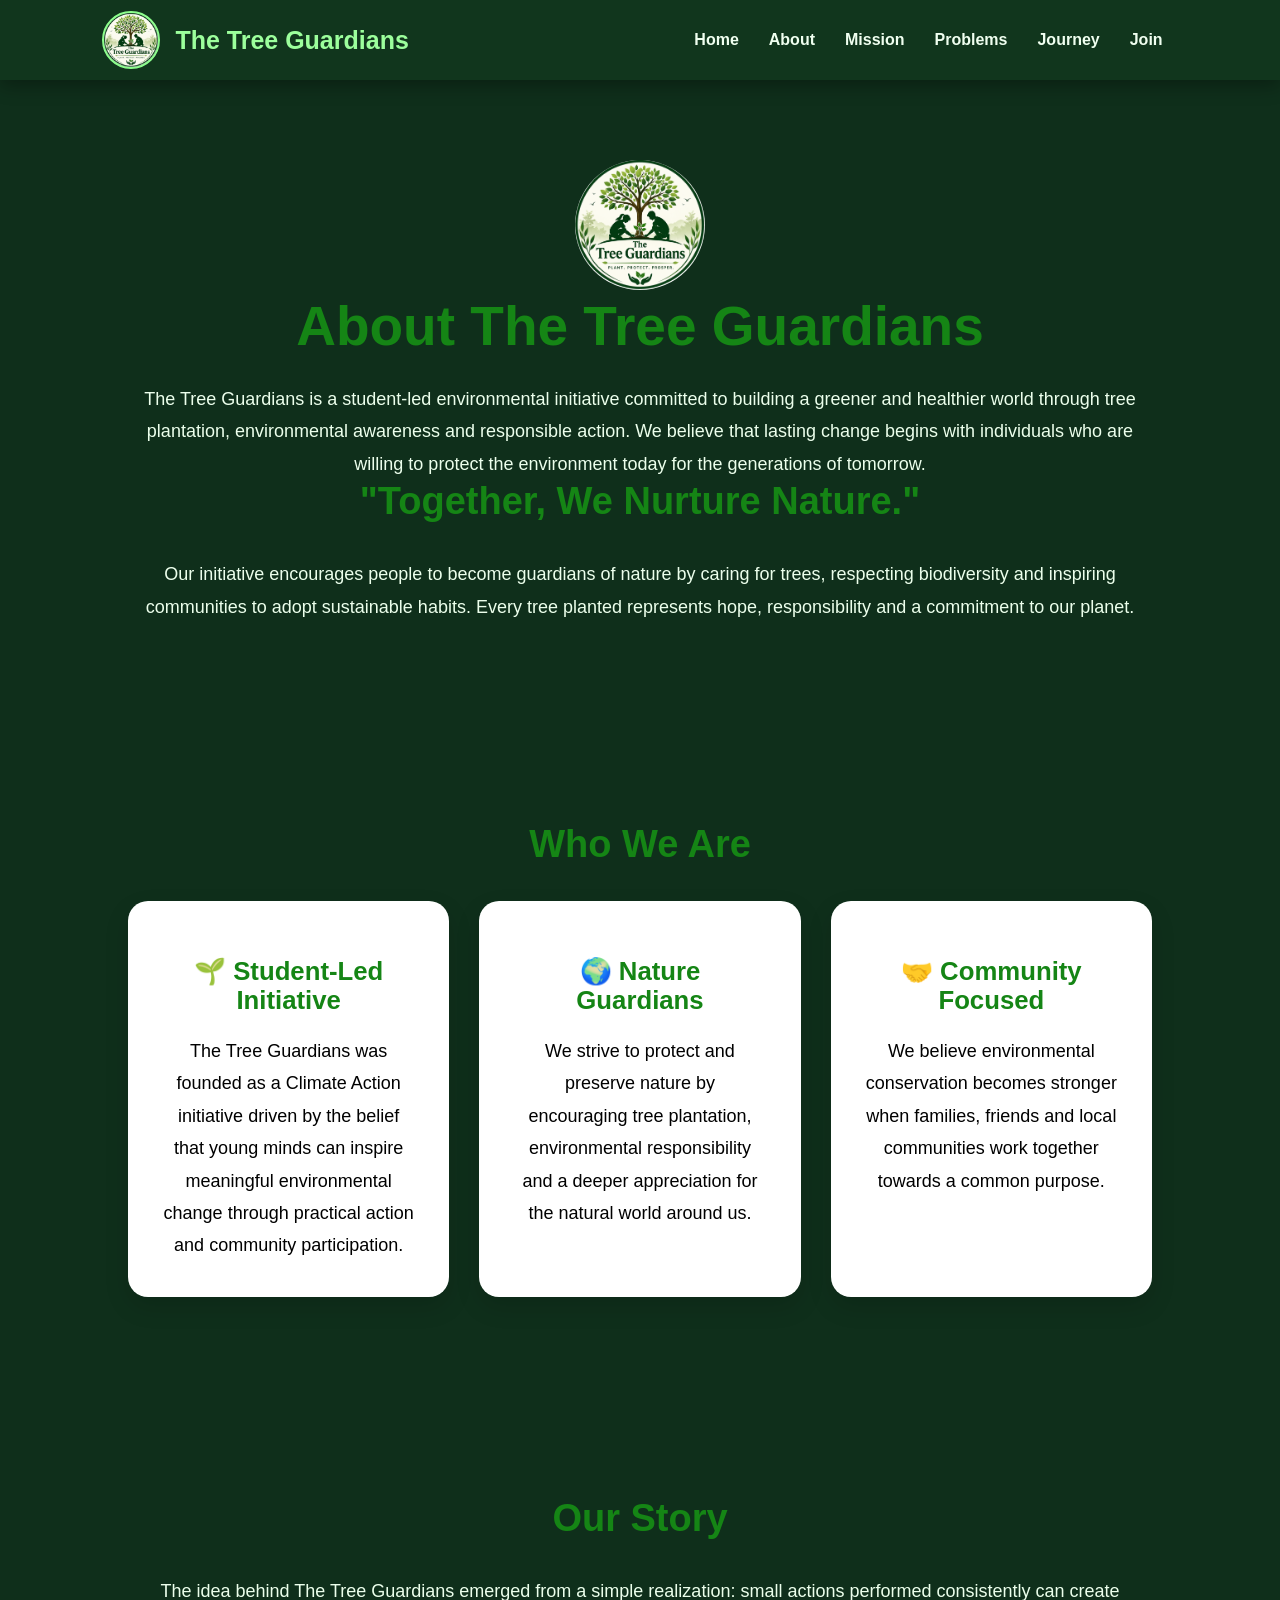
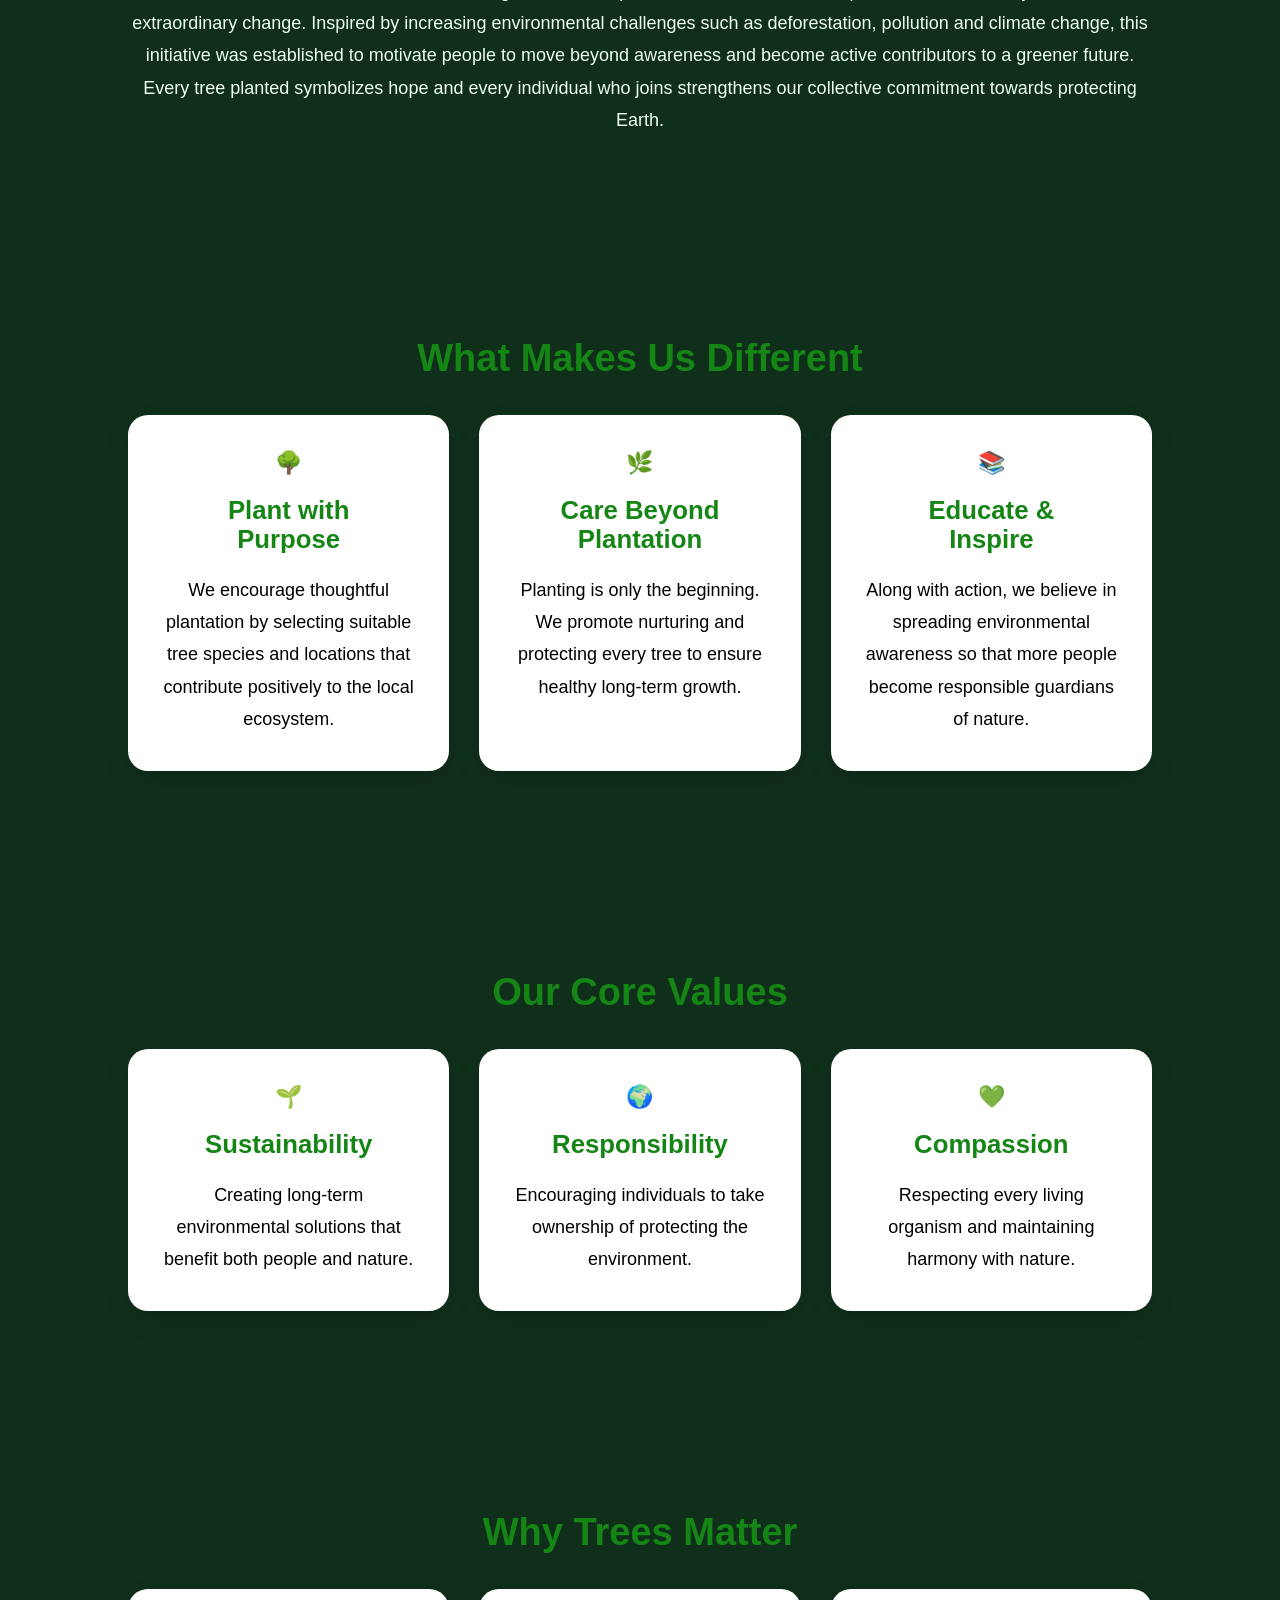
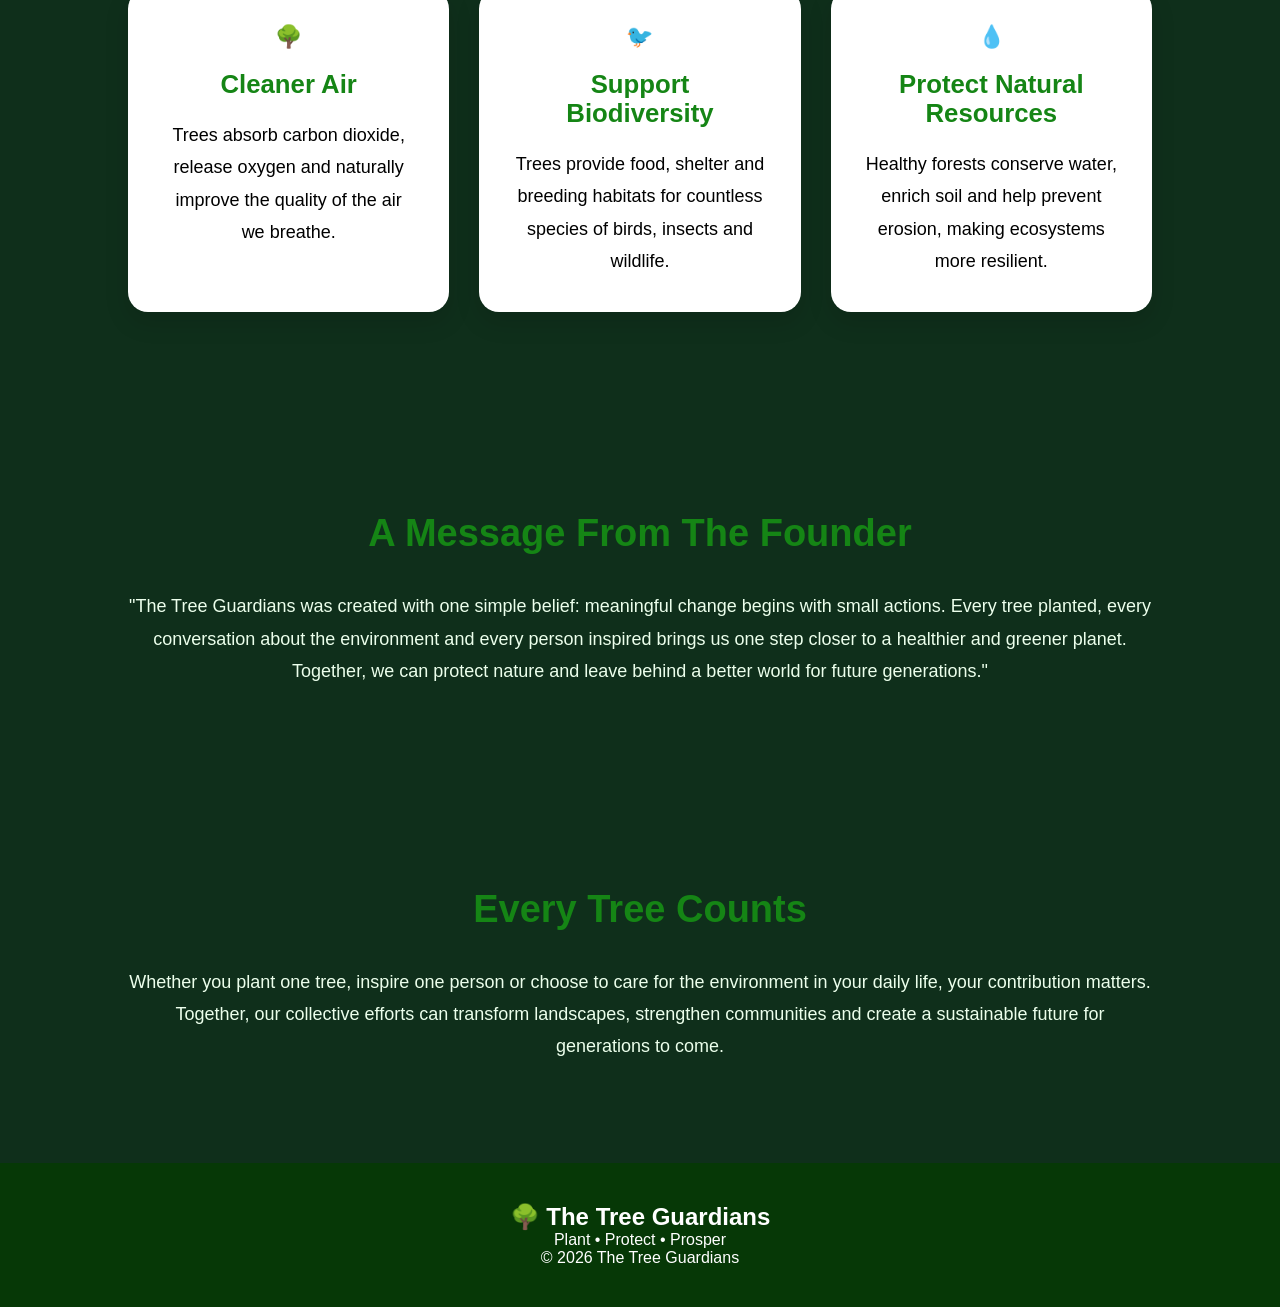
<file: about.html>
<!DOCTYPE html>
<html lang="en">

<head>

<meta charset="UTF-8">

<meta name="viewport" content="width=device-width, initial-scale=1.0">

<title>About | The Tree Guardians</title>

<link rel="icon" href="The Tree Guardians.png">

<link rel="stylesheet" href="style.css">

</head>

<body>

<!-- Navbar -->

<header>

<nav class="navbar">

<div class="logo">

<img src="The Tree Guardians.png" alt="The Tree Guardians Logo">

<span>The Tree Guardians</span>

</div>

<ul class="nav-links">

<li><a href="index.html">Home</a></li>

<li><a href="about.html">About</a></li>

<li><a href="mission.html">Mission</a></li>

<li><a href="problems.html">Problems</a></li>

<li><a href="journey.html">Journey</a></li>

<li><a href="join.html">Join</a></li>

</ul>

</nav>

</header>



<!-- About Hero -->

<section class="page">

<img src="The Tree Guardians.png" class="page-logo" alt="Logo">

<h1>About The Tree Guardians</h1>

<p>

The Tree Guardians is a student-led environmental initiative committed to
building a greener and healthier world through tree plantation,
environmental awareness and responsible action. We believe that lasting
change begins with individuals who are willing to protect the environment
today for the generations of tomorrow.

</p>

<h2>"Together, We Nurture Nature."</h2>

<p>

Our initiative encourages people to become guardians of nature by caring
for trees, respecting biodiversity and inspiring communities to adopt
sustainable habits. Every tree planted represents hope, responsibility
and a commitment to our planet.

</p>

</section>



<!-- Who We Are -->

<section>

<h2>Who We Are</h2>

<div class="cards">

<div class="card">

<h3>🌱 Student-Led Initiative</h3>

<p>

The Tree Guardians was founded as a Climate Action initiative driven by
the belief that young minds can inspire meaningful environmental change
through practical action and community participation.

</p>

</div>



<div class="card">

<h3>🌍 Nature Guardians</h3>

<p>

We strive to protect and preserve nature by encouraging tree plantation,
environmental responsibility and a deeper appreciation for the natural
world around us.

</p>

</div>



<div class="card">

<h3>🤝 Community Focused</h3>

<p>

We believe environmental conservation becomes stronger when families,
friends and local communities work together towards a common purpose.

</p>

</div>

</div>

</section>



<!-- Our Story -->

<section>

<h2>Our Story</h2>

<p>

The idea behind The Tree Guardians emerged from a simple realization:
small actions performed consistently can create extraordinary change.
Inspired by increasing environmental challenges such as deforestation,
pollution and climate change, this initiative was established to motivate
people to move beyond awareness and become active contributors to a
greener future. Every tree planted symbolizes hope and every individual
who joins strengthens our collective commitment towards protecting Earth.

</p>

</section>



<!-- What Makes Us Different -->

<section>

<h2>What Makes Us Different</h2>

<div class="cards">

<div class="card">

🌳

<h3>Plant with Purpose</h3>

<p>

We encourage thoughtful plantation by selecting suitable tree species and
locations that contribute positively to the local ecosystem.

</p>

</div>



<div class="card">

🌿

<h3>Care Beyond Plantation</h3>

<p>

Planting is only the beginning. We promote nurturing and protecting every
tree to ensure healthy long-term growth.

</p>

</div>



<div class="card">

📚

<h3>Educate & Inspire</h3>

<p>

Along with action, we believe in spreading environmental awareness so
that more people become responsible guardians of nature.

</p>

</div>

</div>

</section>



<!-- Core Values -->

<section>

<h2>Our Core Values</h2>

<div class="cards">

<div class="card">

🌱

<h3>Sustainability</h3>

<p>

Creating long-term environmental solutions that benefit both people and
nature.

</p>

</div>



<div class="card">

🌍

<h3>Responsibility</h3>

<p>

Encouraging individuals to take ownership of protecting the environment.

</p>

</div>



<div class="card">

💚

<h3>Compassion</h3>

<p>

Respecting every living organism and maintaining harmony with nature.

</p>

</div>

</div>

</section>



<!-- Why Trees Matter -->

<section>

<h2>Why Trees Matter</h2>

<div class="cards">

<div class="card">

🌳

<h3>Cleaner Air</h3>

<p>

Trees absorb carbon dioxide, release oxygen and naturally improve the
quality of the air we breathe.

</p>

</div>



<div class="card">

🐦

<h3>Support Biodiversity</h3>

<p>

Trees provide food, shelter and breeding habitats for countless species
of birds, insects and wildlife.

</p>

</div>



<div class="card">

💧

<h3>Protect Natural Resources</h3>

<p>

Healthy forests conserve water, enrich soil and help prevent erosion,
making ecosystems more resilient.

</p>

</div>

</div>

</section>



<!-- Founder's Message -->

<section>

<h2>A Message From The Founder</h2>

<p>

"The Tree Guardians was created with one simple belief: meaningful change
begins with small actions. Every tree planted, every conversation about
the environment and every person inspired brings us one step closer to a
healthier and greener planet. Together, we can protect nature and leave
behind a better world for future generations."

</p>

</section>



<!-- Closing -->

<section>

<h2>Every Tree Counts</h2>

<p>

Whether you plant one tree, inspire one person or choose to care for the
environment in your daily life, your contribution matters. Together, our
collective efforts can transform landscapes, strengthen communities and
create a sustainable future for generations to come.

</p>

</section>



<footer>

<h2>🌳 The Tree Guardians</h2>

<p>Plant • Protect • Prosper</p>

<p>© 2026 The Tree Guardians</p>

</footer>

<script src="script.js"></script>

</body>

</html>
</file>
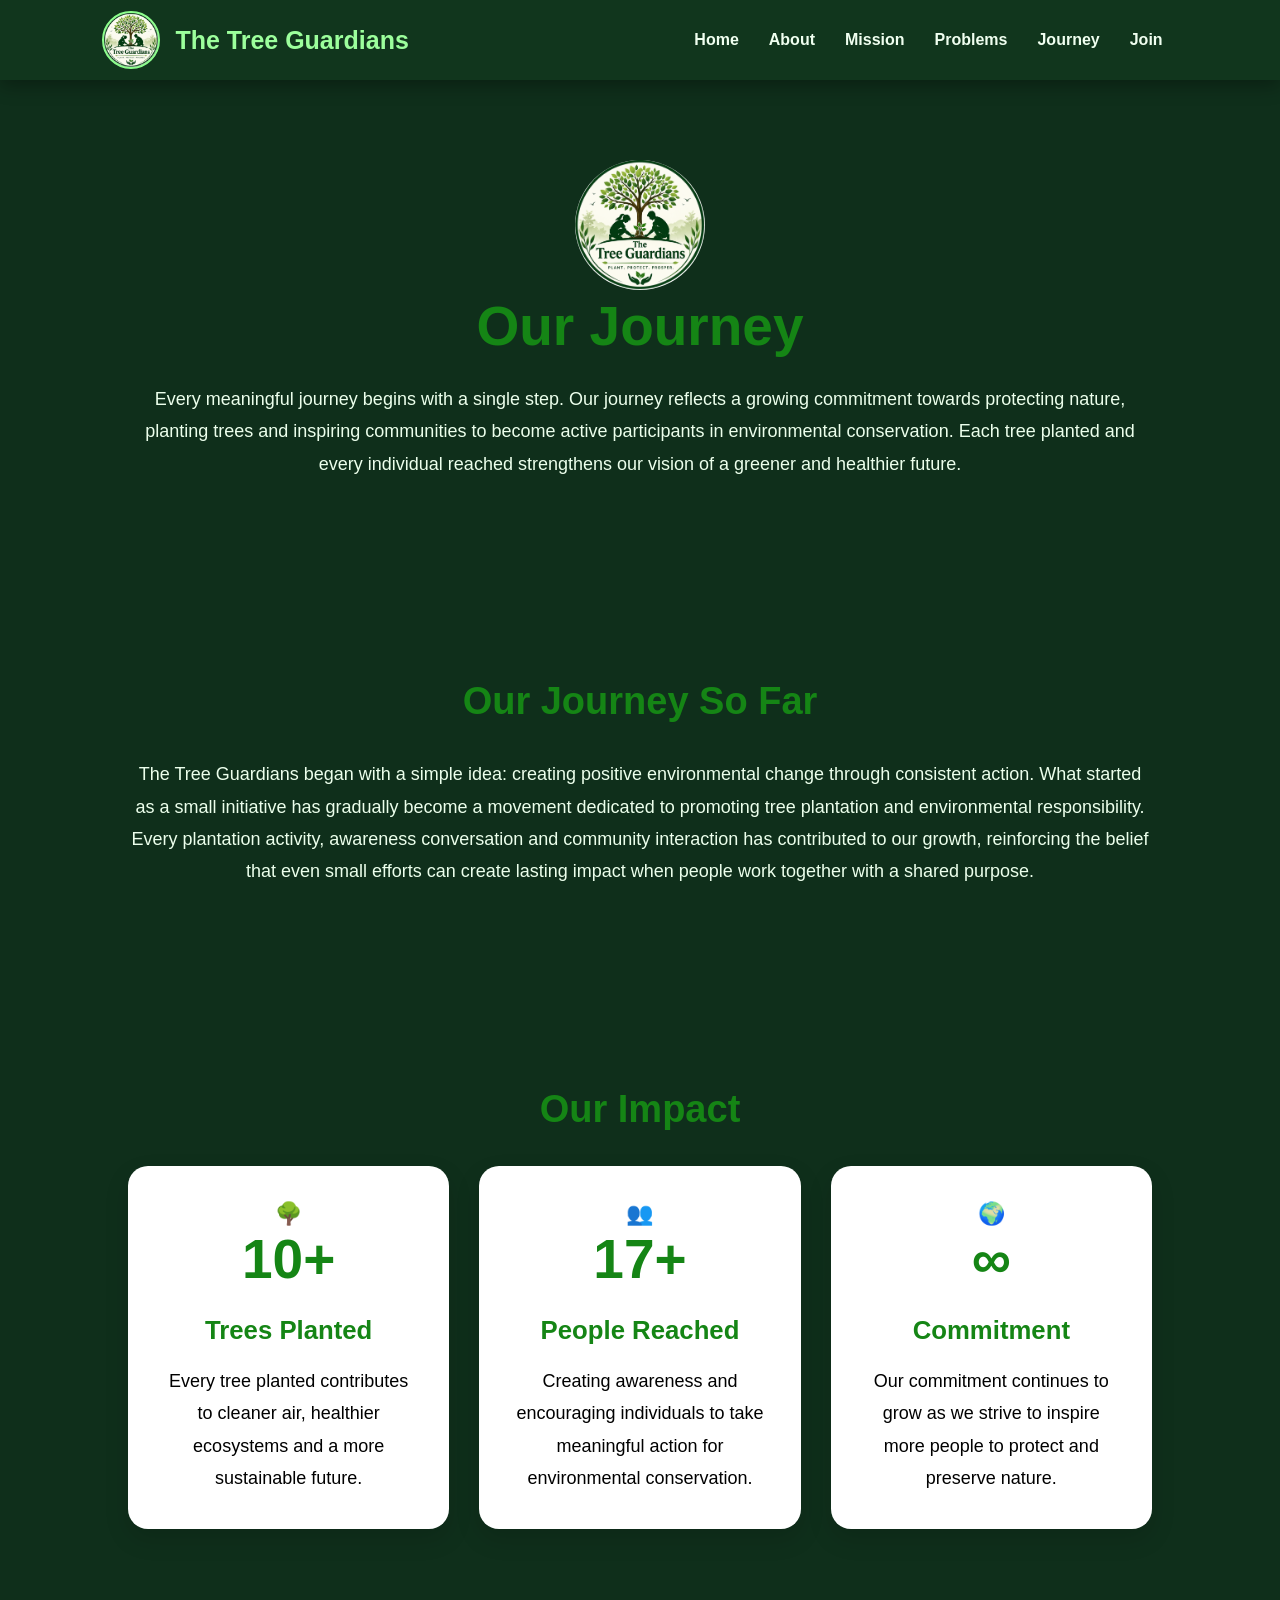
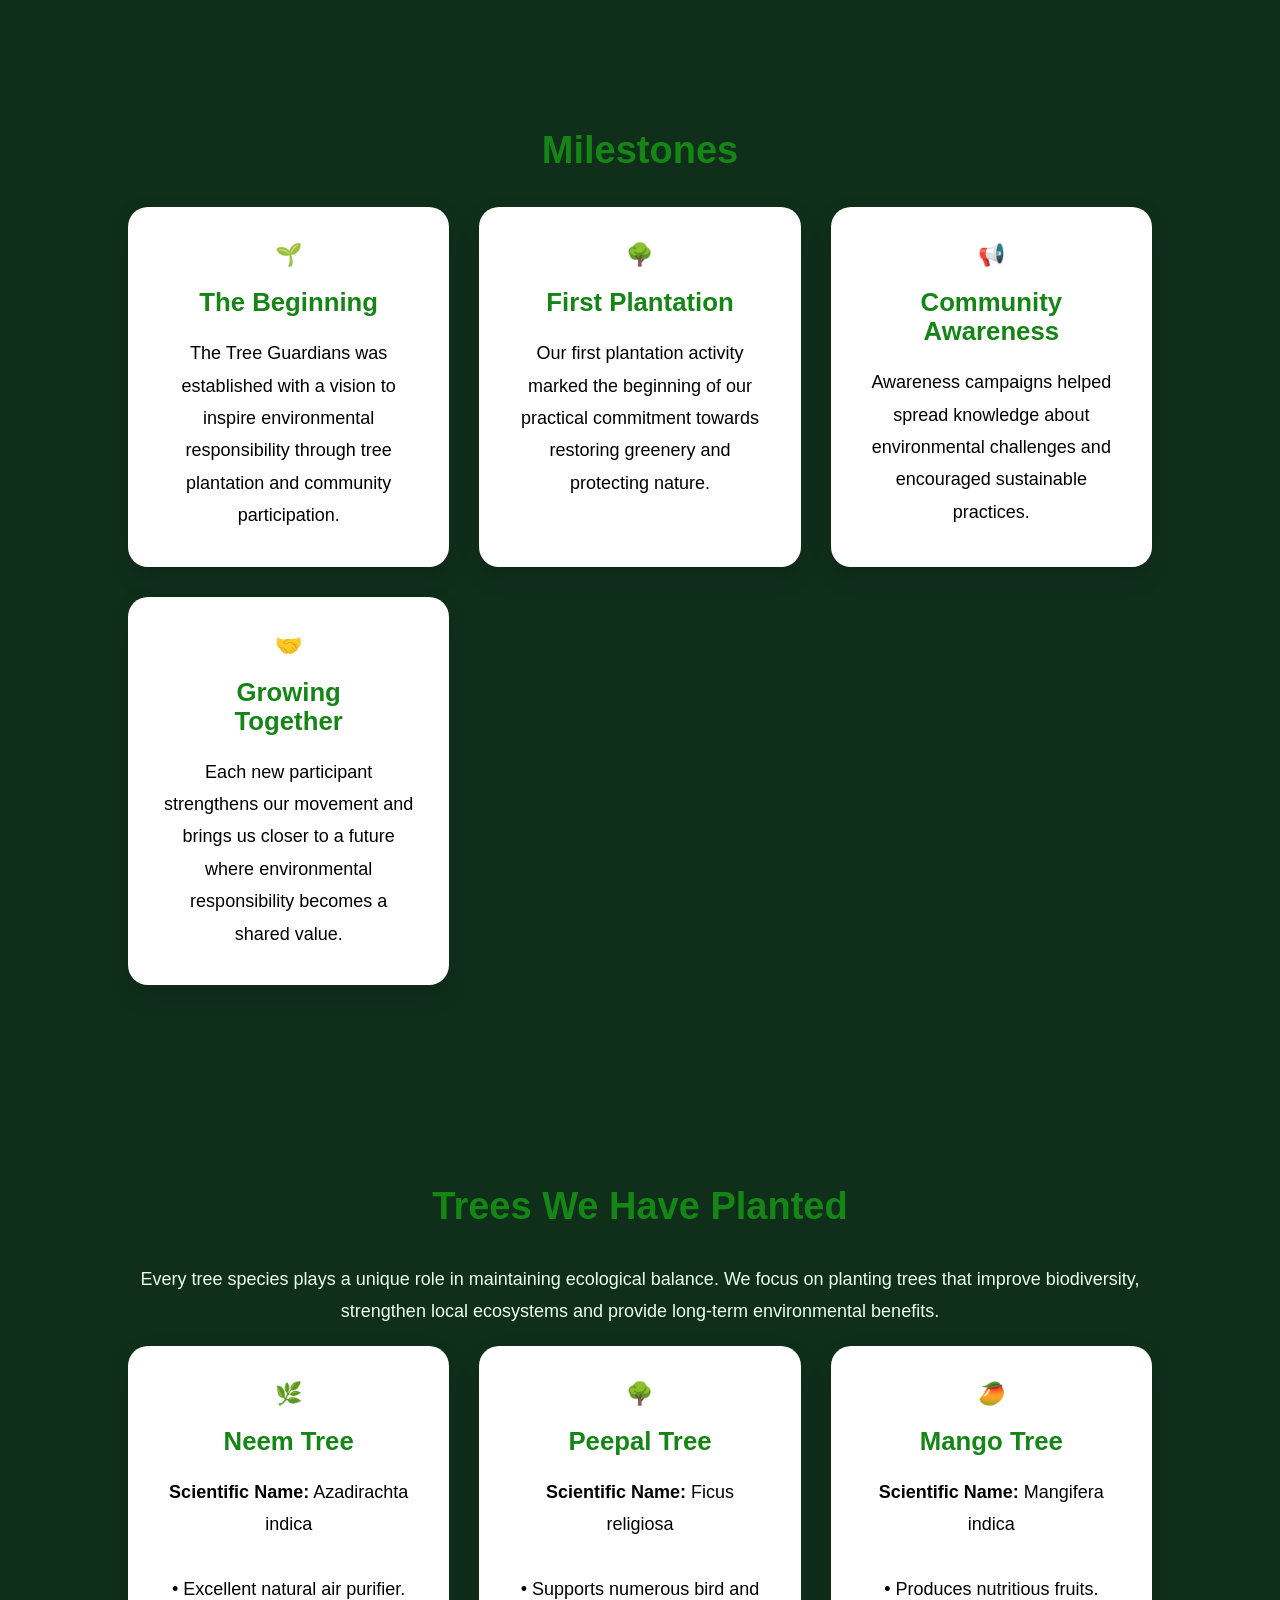
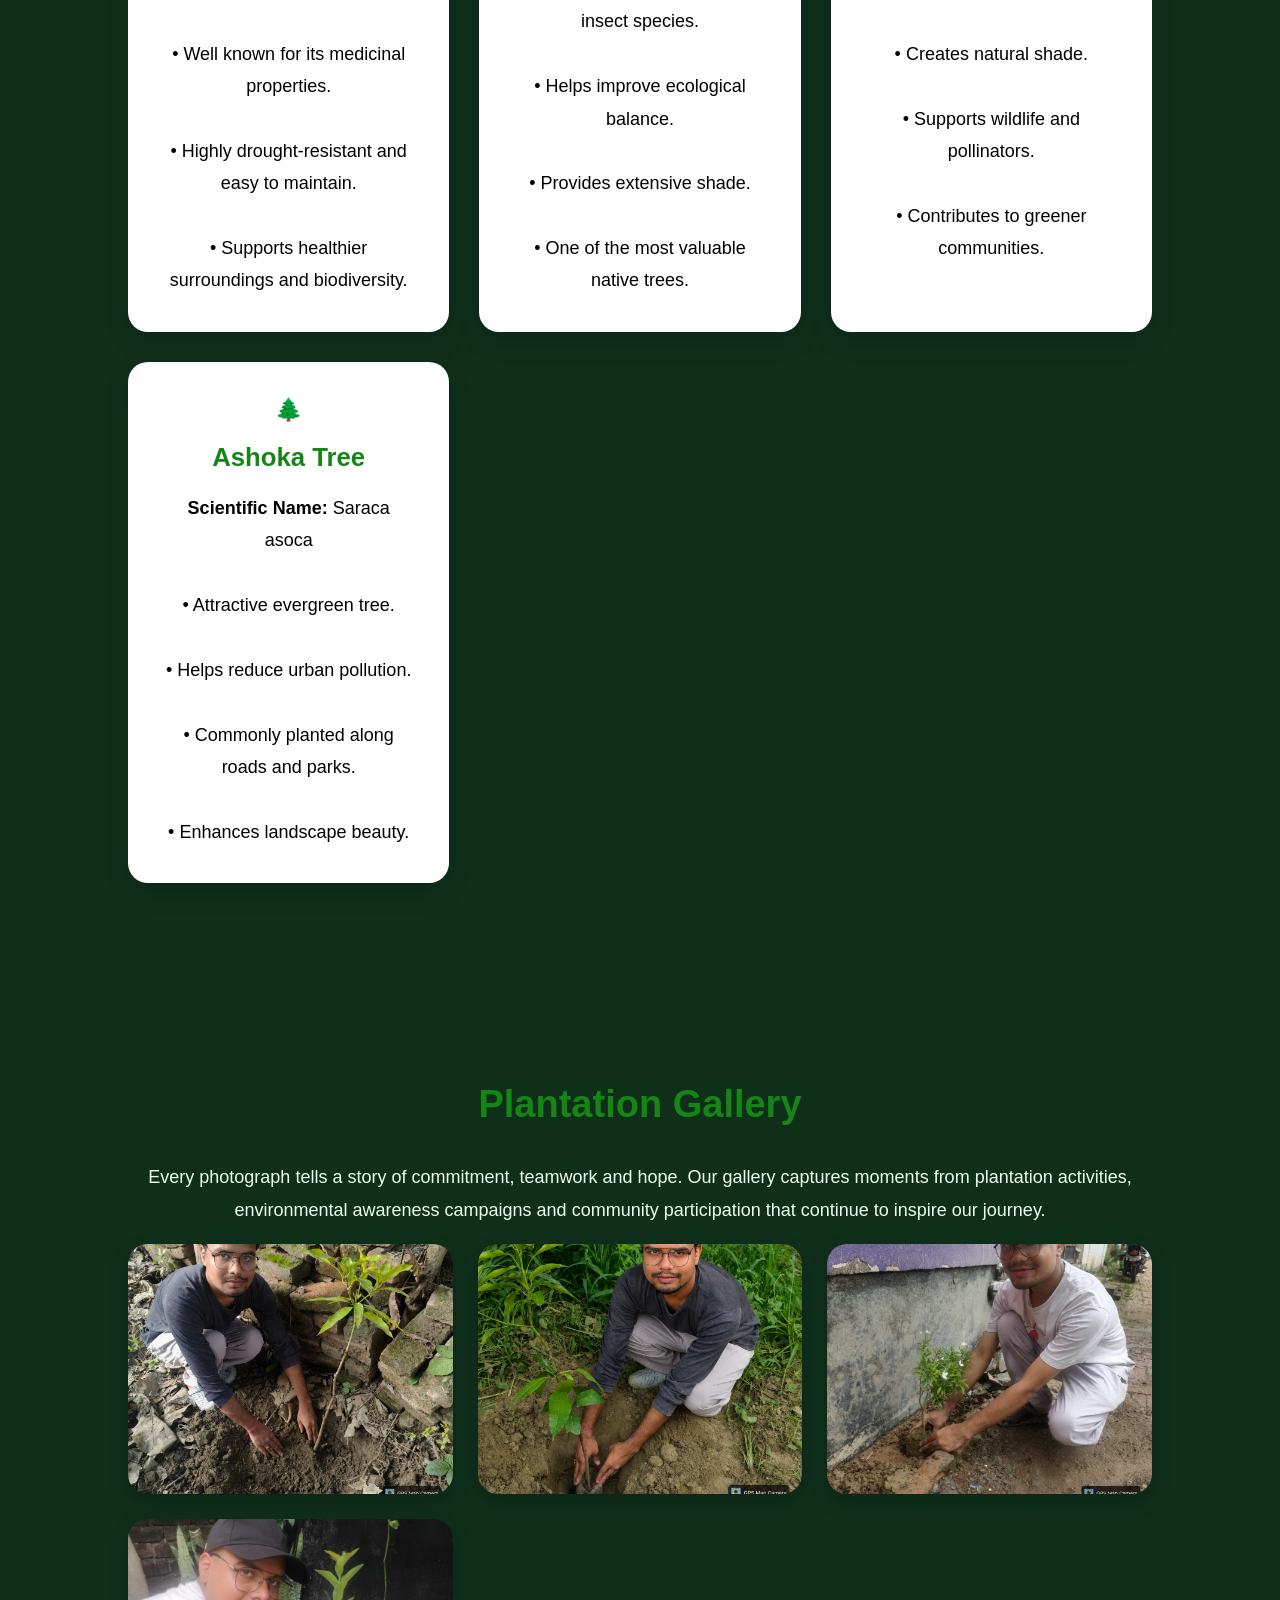
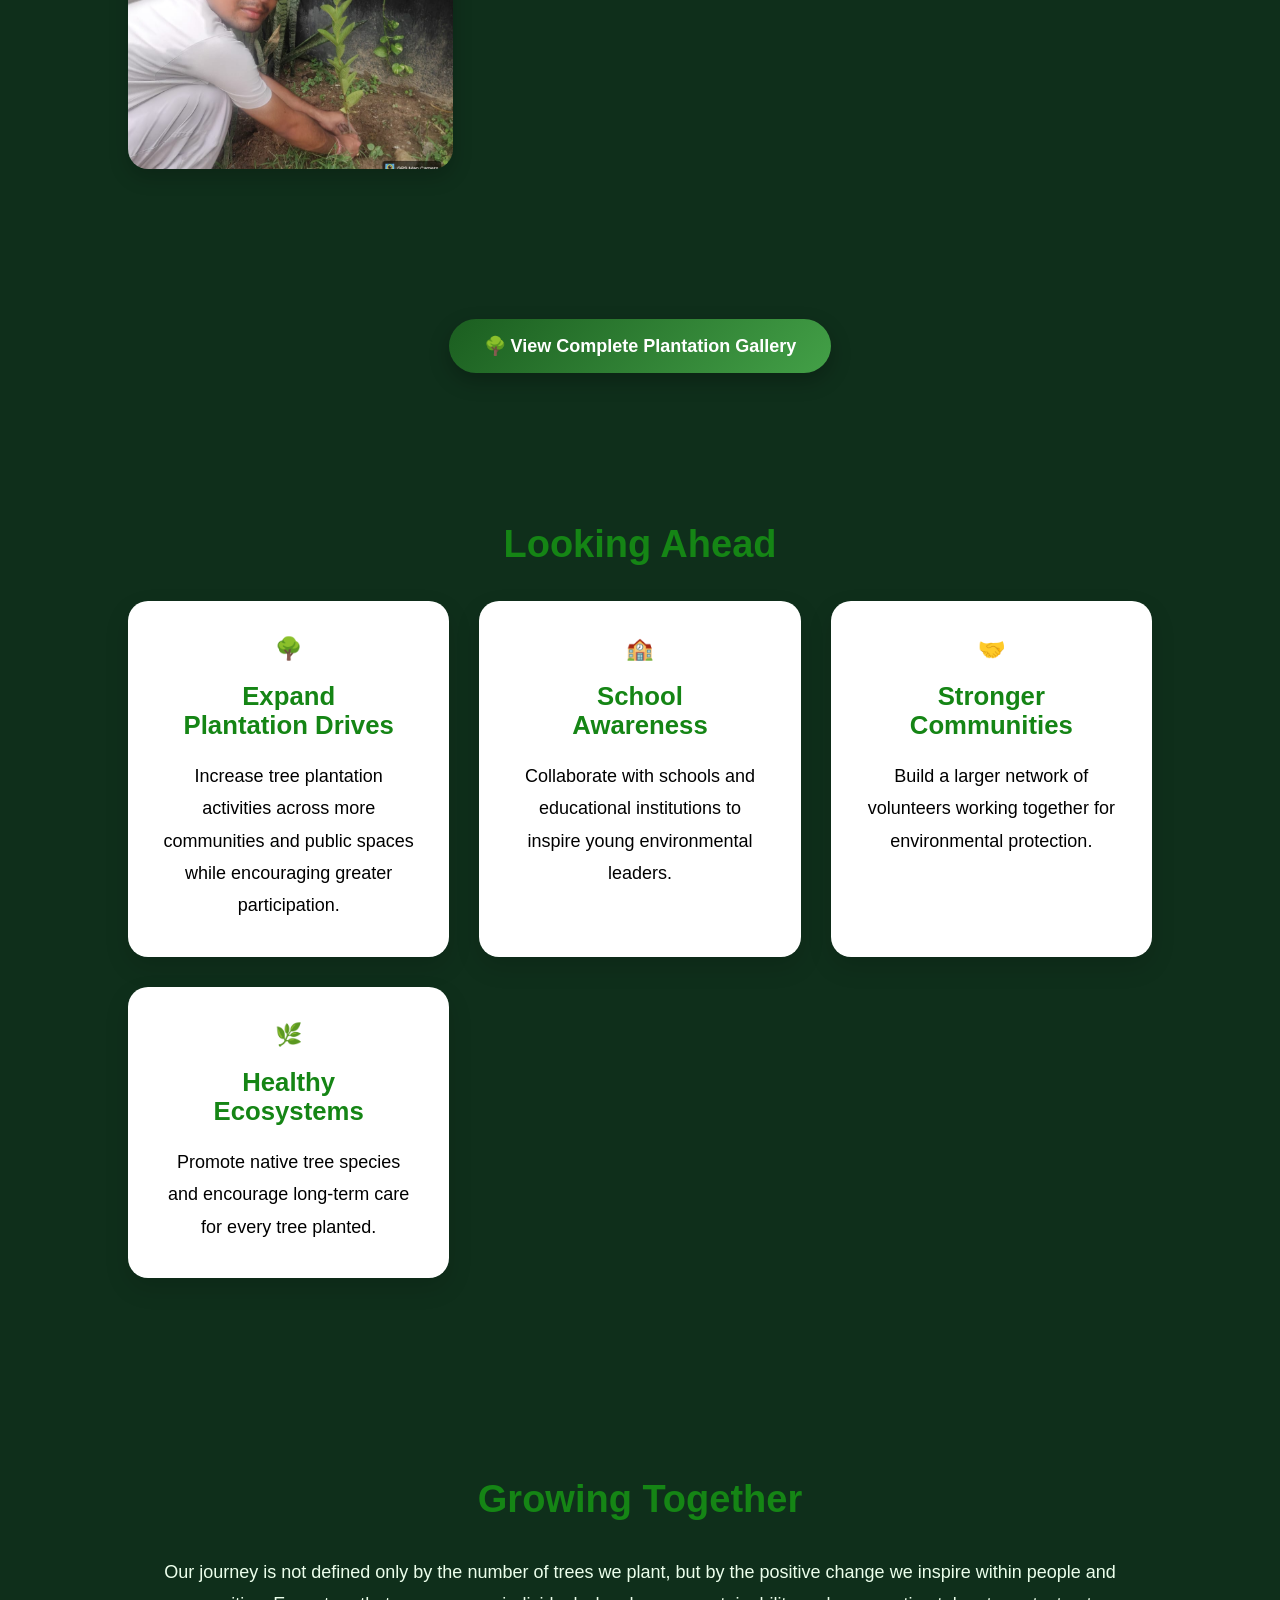
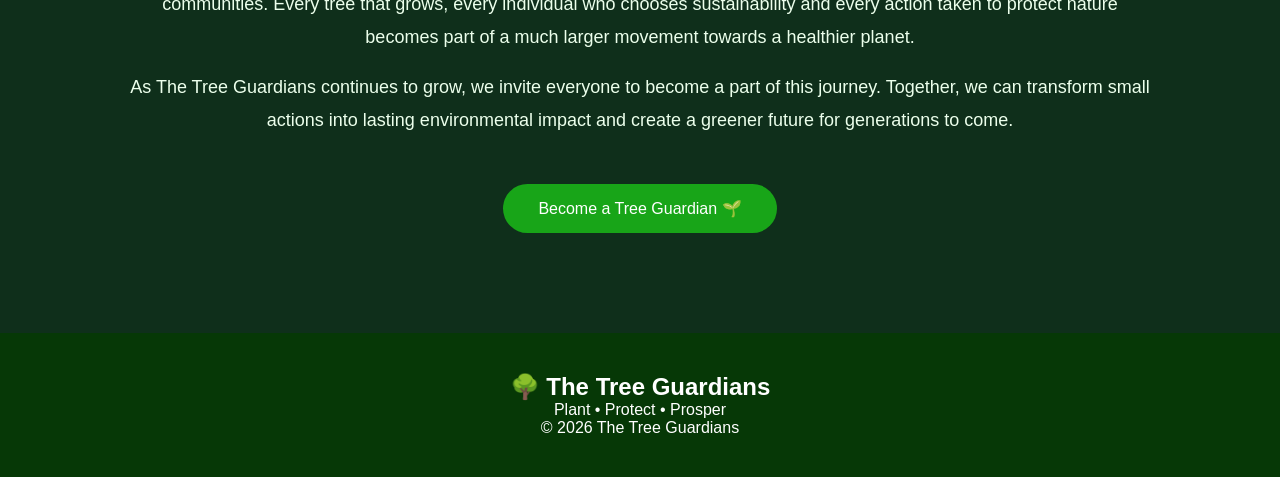
<file: journey.html>
<!DOCTYPE html>
<html lang="en">

<head>

<meta charset="UTF-8">

<meta name="viewport" content="width=device-width, initial-scale=1.0">

<title>Journey | The Tree Guardians</title>

<link rel="icon" href="The Tree Guardians.png">

<link rel="stylesheet" href="style.css">

</head>

<body>

<header>

<nav class="navbar">

<div class="logo">

<img src="The Tree Guardians.png" alt="Logo">

<span>The Tree Guardians</span>

</div>

<ul class="nav-links">

<li><a href="index.html">Home</a></li>

<li><a href="about.html">About</a></li>

<li><a href="mission.html">Mission</a></li>

<li><a href="problems.html">Problems</a></li>

<li><a href="journey.html">Journey</a></li>

<li><a href="join.html">Join</a></li>

</ul>

</nav>

</header>





<!-- Hero -->

<section class="page">

<img src="The Tree Guardians.png" class="page-logo">

<h1>Our Journey</h1>

<p>

Every meaningful journey begins with a single step. Our journey reflects a
growing commitment towards protecting nature, planting trees and inspiring
communities to become active participants in environmental conservation.
Each tree planted and every individual reached strengthens our vision of a
greener and healthier future.

</p>

</section>





<!-- Journey Story -->

<section>

<h2>Our Journey So Far</h2>

<p>

The Tree Guardians began with a simple idea: creating positive
environmental change through consistent action. What started as a small
initiative has gradually become a movement dedicated to promoting tree
plantation and environmental responsibility. Every plantation activity,
awareness conversation and community interaction has contributed to our
growth, reinforcing the belief that even small efforts can create lasting
impact when people work together with a shared purpose.

</p>

</section>





<!-- Impact -->

<section>

<h2>Our Impact</h2>

<div class="cards">

<div class="card">

🌳

<h1 id="trees">0</h1>

<h3>Trees Planted</h3>

<p>

Every tree planted contributes to cleaner air, healthier ecosystems and a
more sustainable future.

</p>

</div>





<div class="card">

👥

<h1 id="people">0</h1>

<h3>People Reached</h3>

<p>

Creating awareness and encouraging individuals to take meaningful action
for environmental conservation.

</p>

</div>





<div class="card">

🌍

<h1>∞</h1>

<h3>Commitment</h3>

<p>

Our commitment continues to grow as we strive to inspire more people to
protect and preserve nature.

</p>

</div>

</div>

</section>





<!-- Milestones -->

<section>

<h2>Milestones</h2>

<div class="cards">

<div class="card">

🌱

<h3>The Beginning</h3>

<p>

The Tree Guardians was established with a vision to inspire environmental
responsibility through tree plantation and community participation.

</p>

</div>





<div class="card">

🌳

<h3>First Plantation</h3>

<p>

Our first plantation activity marked the beginning of our practical
commitment towards restoring greenery and protecting nature.

</p>

</div>





<div class="card">

📢

<h3>Community Awareness</h3>

<p>

Awareness campaigns helped spread knowledge about environmental
challenges and encouraged sustainable practices.

</p>

</div>





<div class="card">

🤝

<h3>Growing Together</h3>

<p>

Each new participant strengthens our movement and brings us closer to a
future where environmental responsibility becomes a shared value.

</p>

</div>

</div>

</section>
<!-- Trees We Have Planted -->

<section>

<h2>Trees We Have Planted</h2>

<p>

Every tree species plays a unique role in maintaining ecological balance.
We focus on planting trees that improve biodiversity, strengthen local
ecosystems and provide long-term environmental benefits.

</p>

<br>

<div class="cards">

<div class="card">

🌿

<h3>Neem Tree</h3>

<p>

<b>Scientific Name:</b> Azadirachta indica

<br><br>

• Excellent natural air purifier.

<br><br>

• Well known for its medicinal properties.

<br><br>

• Highly drought-resistant and easy to maintain.

<br><br>

• Supports healthier surroundings and biodiversity.

</p>

</div>





<div class="card">

🌳

<h3>Peepal Tree</h3>

<p>

<b>Scientific Name:</b> Ficus religiosa

<br><br>

• Supports numerous bird and insect species.

<br><br>

• Helps improve ecological balance.

<br><br>

• Provides extensive shade.

<br><br>

• One of the most valuable native trees.

</p>

</div>





<div class="card">

🥭

<h3>Mango Tree</h3>

<p>

<b>Scientific Name:</b> Mangifera indica

<br><br>

• Produces nutritious fruits.

<br><br>

• Creates natural shade.

<br><br>

• Supports wildlife and pollinators.

<br><br>

• Contributes to greener communities.

</p>

</div>





<div class="card">

🌲

<h3>Ashoka Tree</h3>

<p>

<b>Scientific Name:</b> Saraca asoca

<br><br>

• Attractive evergreen tree.

<br><br>

• Helps reduce urban pollution.

<br><br>

• Commonly planted along roads and parks.

<br><br>

• Enhances landscape beauty.

</p>

</div>

</div>

</section>





<!-- Gallery -->

<section>

<h2>Plantation Gallery</h2>

<p>

Every photograph tells a story of commitment, teamwork and hope. Our
gallery captures moments from plantation activities, environmental
awareness campaigns and community participation that continue to inspire
our journey.

</p>

<br>

<div class="gallery">

<img src="Session-1.jpeg" alt="Tree Plantation">

<img src="Session-2(i).jpeg" alt="Tree Plantation">

<img src="Session-3(i).jpeg" alt="Tree Plantation">

<img src="Session-4(i).jpeg" alt="Tree Plantation">

</div>

</section>

<div class="gallery-btn">
    <a href="gallery.html" class="gallery-button">
        🌳 View Complete Plantation Gallery
    </a>
</div>



<!-- Looking Ahead -->

<section>

<h2>Looking Ahead</h2>

<div class="cards">

<div class="card">

🌳

<h3>Expand Plantation Drives</h3>

<p>

Increase tree plantation activities across more communities and public
spaces while encouraging greater participation.

</p>

</div>





<div class="card">

🏫

<h3>School Awareness</h3>

<p>

Collaborate with schools and educational institutions to inspire young
environmental leaders.

</p>

</div>





<div class="card">

🤝

<h3>Stronger Communities</h3>

<p>

Build a larger network of volunteers working together for environmental
protection.

</p>

</div>





<div class="card">

🌿

<h3>Healthy Ecosystems</h3>

<p>

Promote native tree species and encourage long-term care for every tree
planted.

</p>

</div>

</div>

</section>





<!-- Closing -->

<section>

<h2>Growing Together</h2>

<p>

Our journey is not defined only by the number of trees we plant, but by
the positive change we inspire within people and communities. Every tree
that grows, every individual who chooses sustainability and every action
taken to protect nature becomes part of a much larger movement towards a
healthier planet.

</p>

<br>

<p>

As The Tree Guardians continues to grow, we invite everyone to become a
part of this journey. Together, we can transform small actions into
lasting environmental impact and create a greener future for generations
to come.

</p>

<br>

<a href="join.html" class="btn">

Become a Tree Guardian 🌱

</a>

</section>





<footer>

<h2>

🌳 The Tree Guardians

</h2>

<p>

Plant • Protect • Prosper

</p>

<p>

© 2026 The Tree Guardians

</p>

</footer>

<script src="script.js"></script>

</body>

</html>
</file>
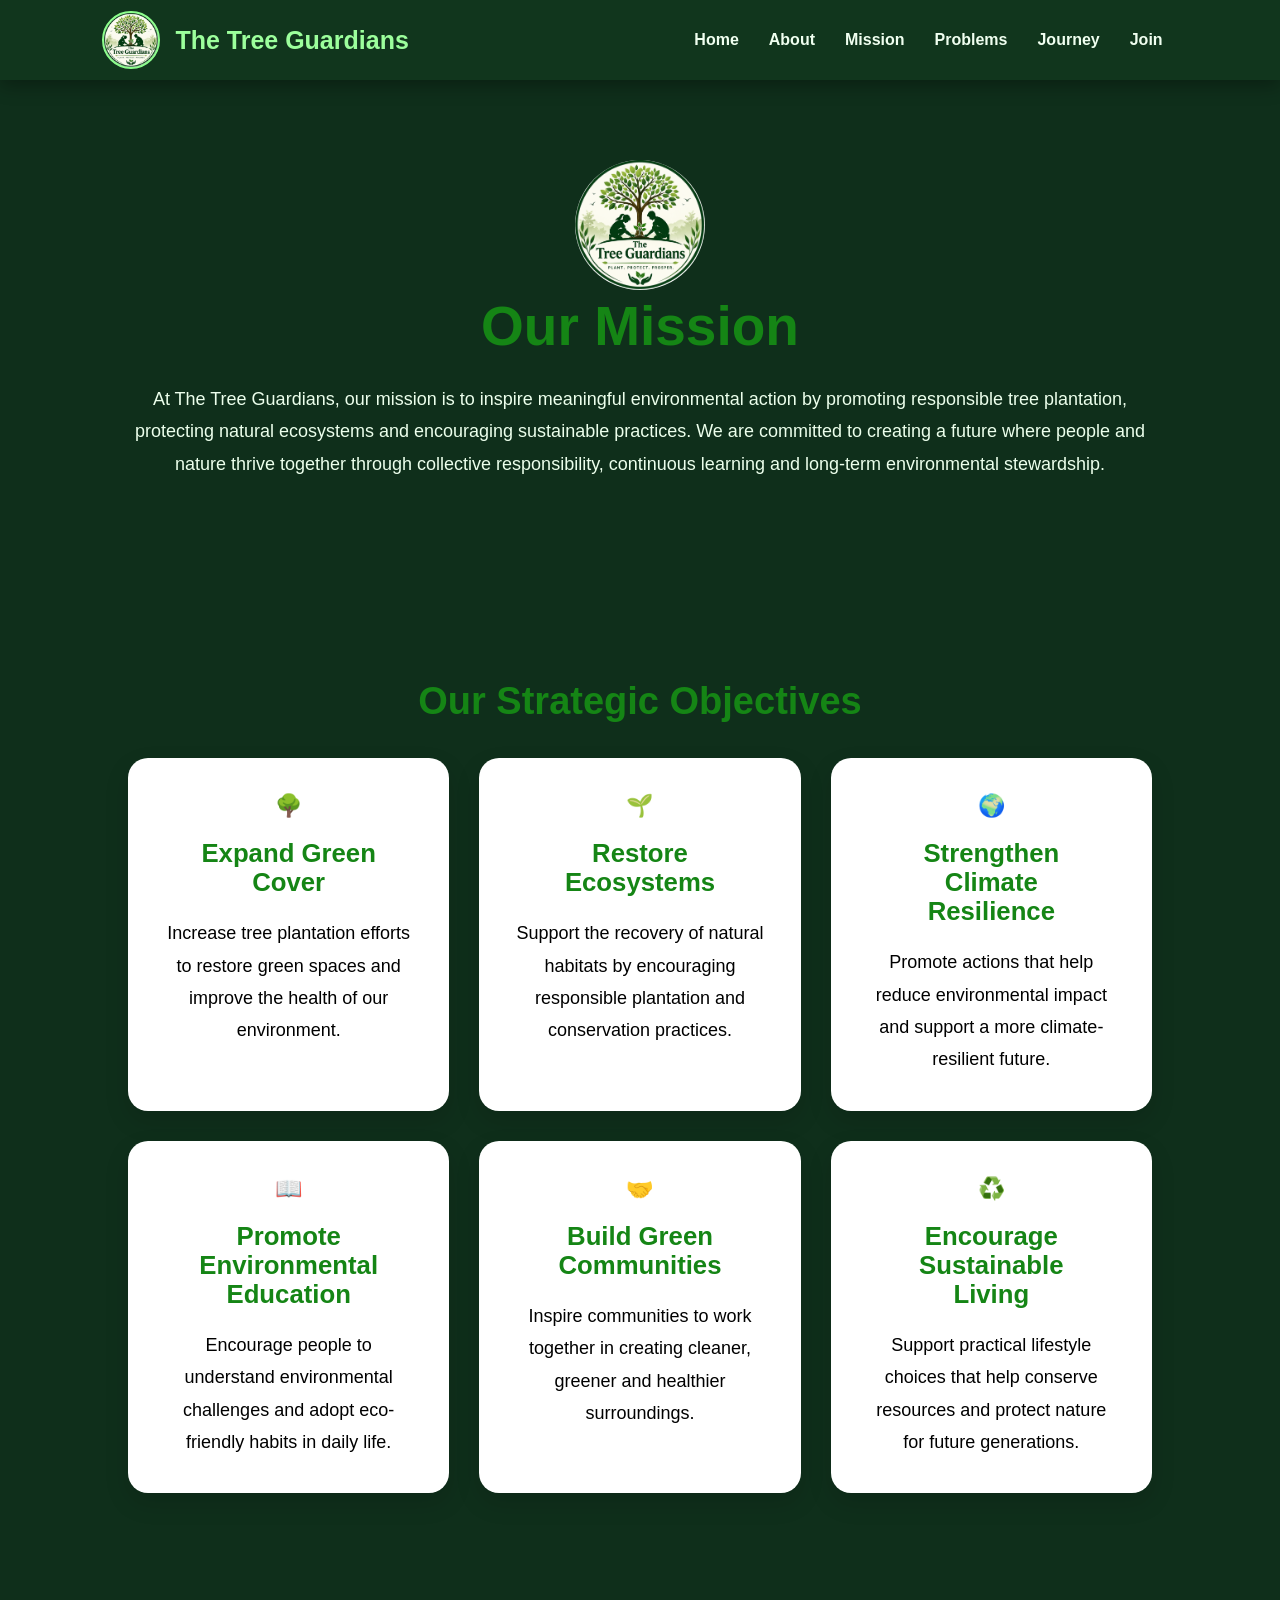
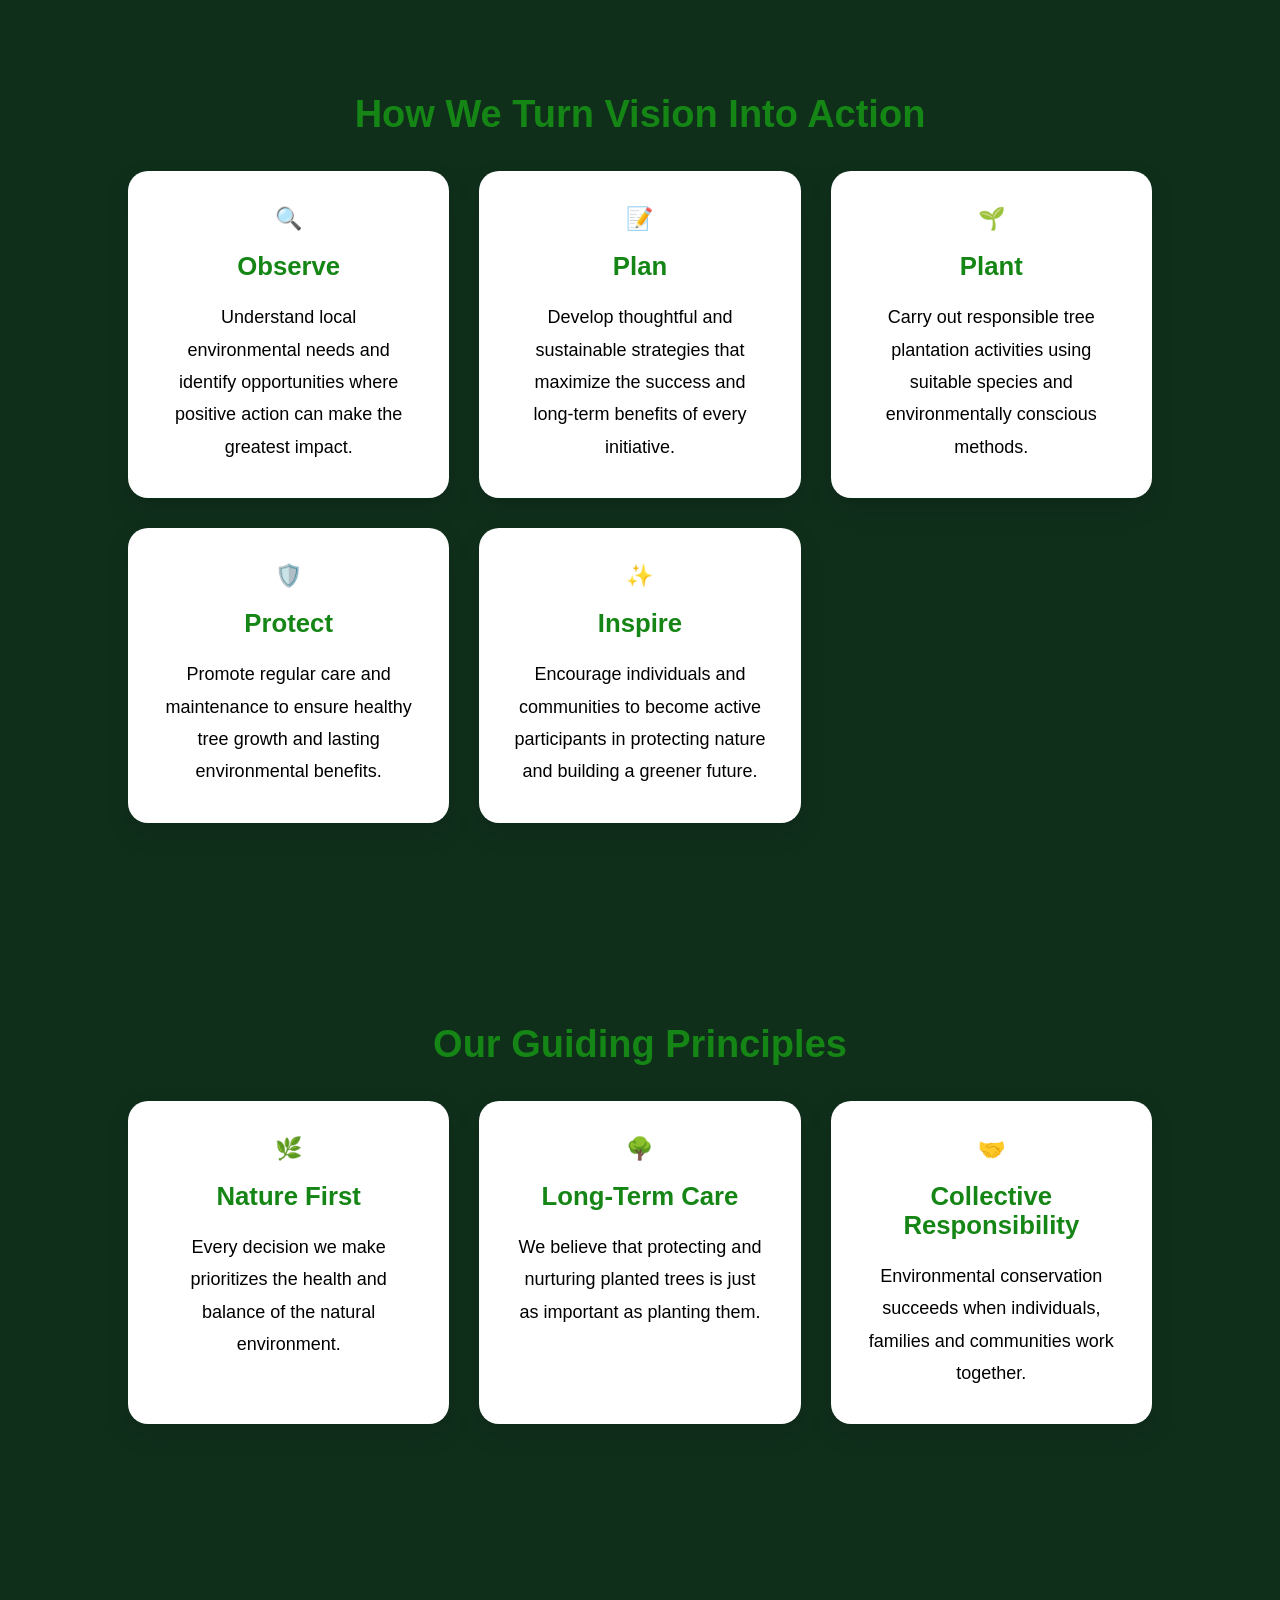
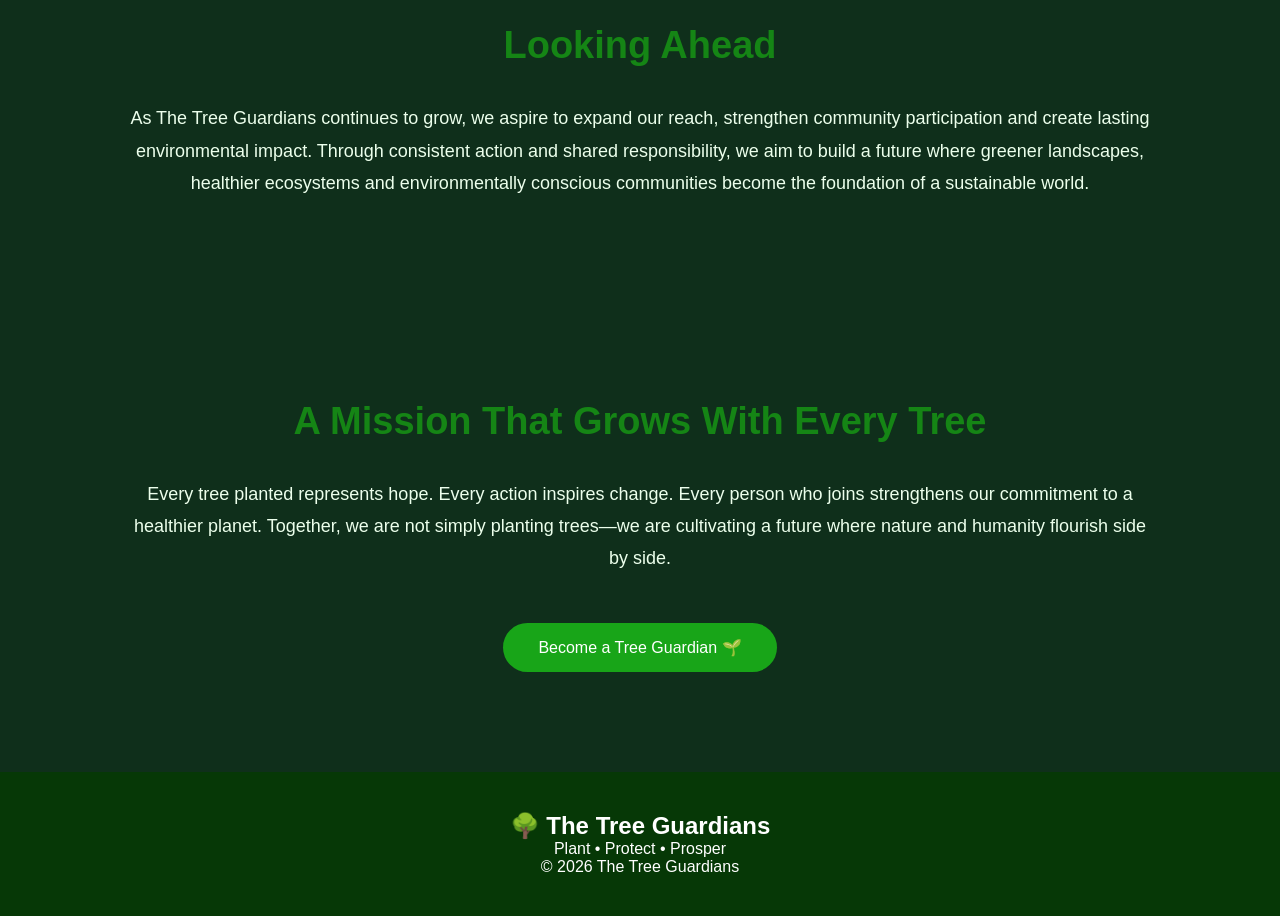
<file: mission.html>
<!DOCTYPE html>
<html lang="en">

<head>

<meta charset="UTF-8">

<meta name="viewport" content="width=device-width, initial-scale=1.0">

<title>Mission | The Tree Guardians</title>

<link rel="icon" href="The Tree Guardians.png">

<link rel="stylesheet" href="style.css">

</head>

<body>

<!-- Navbar -->

<header>

<nav class="navbar">

<div class="logo">

<img src="The Tree Guardians.png" alt="The Tree Guardians Logo">

<span>The Tree Guardians</span>

</div>

<ul class="nav-links">

<li><a href="index.html">Home</a></li>

<li><a href="about.html">About</a></li>

<li><a href="mission.html">Mission</a></li>

<li><a href="problems.html">Problems</a></li>

<li><a href="journey.html">Journey</a></li>

<li><a href="join.html">Join</a></li>

</ul>

</nav>

</header>



<!-- Mission Header -->

<section class="page">

<img src="The Tree Guardians.png" class="page-logo" alt="Logo">

<h1>Our Mission</h1>

<p>

At The Tree Guardians, our mission is to inspire meaningful environmental
action by promoting responsible tree plantation, protecting natural
ecosystems and encouraging sustainable practices. We are committed to
creating a future where people and nature thrive together through
collective responsibility, continuous learning and long-term environmental
stewardship.

</p>

</section>



<!-- Strategic Objectives -->

<section>

<h2>Our Strategic Objectives</h2>

<div class="cards">

<div class="card">

🌳

<h3>Expand Green Cover</h3>

<p>

Increase tree plantation efforts to restore green spaces and improve the
health of our environment.

</p>

</div>



<div class="card">

🌱

<h3>Restore Ecosystems</h3>

<p>

Support the recovery of natural habitats by encouraging responsible
plantation and conservation practices.

</p>

</div>



<div class="card">

🌍

<h3>Strengthen Climate Resilience</h3>

<p>

Promote actions that help reduce environmental impact and support a more
climate-resilient future.

</p>

</div>



<div class="card">

📖

<h3>Promote Environmental Education</h3>

<p>

Encourage people to understand environmental challenges and adopt
eco-friendly habits in daily life.

</p>

</div>



<div class="card">

🤝

<h3>Build Green Communities</h3>

<p>

Inspire communities to work together in creating cleaner, greener and
healthier surroundings.

</p>

</div>



<div class="card">

♻️

<h3>Encourage Sustainable Living</h3>

<p>

Support practical lifestyle choices that help conserve resources and
protect nature for future generations.

</p>

</div>

</div>

</section>



<!-- How We Turn Vision Into Action -->

<section>

<h2>How We Turn Vision Into Action</h2>

<div class="cards">

<div class="card">

🔍

<h3>Observe</h3>

<p>

Understand local environmental needs and identify opportunities where
positive action can make the greatest impact.

</p>

</div>



<div class="card">

📝

<h3>Plan</h3>

<p>

Develop thoughtful and sustainable strategies that maximize the success
and long-term benefits of every initiative.

</p>

</div>



<div class="card">

🌱

<h3>Plant</h3>

<p>

Carry out responsible tree plantation activities using suitable species
and environmentally conscious methods.

</p>

</div>



<div class="card">

🛡️

<h3>Protect</h3>

<p>

Promote regular care and maintenance to ensure healthy tree growth and
lasting environmental benefits.

</p>

</div>



<div class="card">

✨

<h3>Inspire</h3>

<p>

Encourage individuals and communities to become active participants in
protecting nature and building a greener future.

</p>

</div>

</div>

</section>



<!-- Guiding Principles -->

<section>

<h2>Our Guiding Principles</h2>

<div class="cards">

<div class="card">

🌿

<h3>Nature First</h3>

<p>

Every decision we make prioritizes the health and balance of the natural
environment.

</p>

</div>



<div class="card">

🌳

<h3>Long-Term Care</h3>

<p>

We believe that protecting and nurturing planted trees is just as
important as planting them.

</p>

</div>



<div class="card">

🤝

<h3>Collective Responsibility</h3>

<p>

Environmental conservation succeeds when individuals, families and
communities work together.

</p>

</div>

</div>

</section>



<!-- Looking Ahead -->

<section>

<h2>Looking Ahead</h2>

<p>

As The Tree Guardians continues to grow, we aspire to expand our reach,
strengthen community participation and create lasting environmental
impact. Through consistent action and shared responsibility, we aim to
build a future where greener landscapes, healthier ecosystems and
environmentally conscious communities become the foundation of a
sustainable world.

</p>

</section>



<!-- Closing -->

<section>

<h2>A Mission That Grows With Every Tree</h2>

<p>

Every tree planted represents hope. Every action inspires change. Every
person who joins strengthens our commitment to a healthier planet.
Together, we are not simply planting trees—we are cultivating a future
where nature and humanity flourish side by side.

</p>

<br>

<a href="join.html" class="btn">

Become a Tree Guardian 🌱

</a>

</section>



<footer>

<h2>🌳 The Tree Guardians</h2>

<p>Plant • Protect • Prosper</p>

<p>© 2026 The Tree Guardians</p>

</footer>

<script src="script.js"></script>

</body>

</html>
</file>
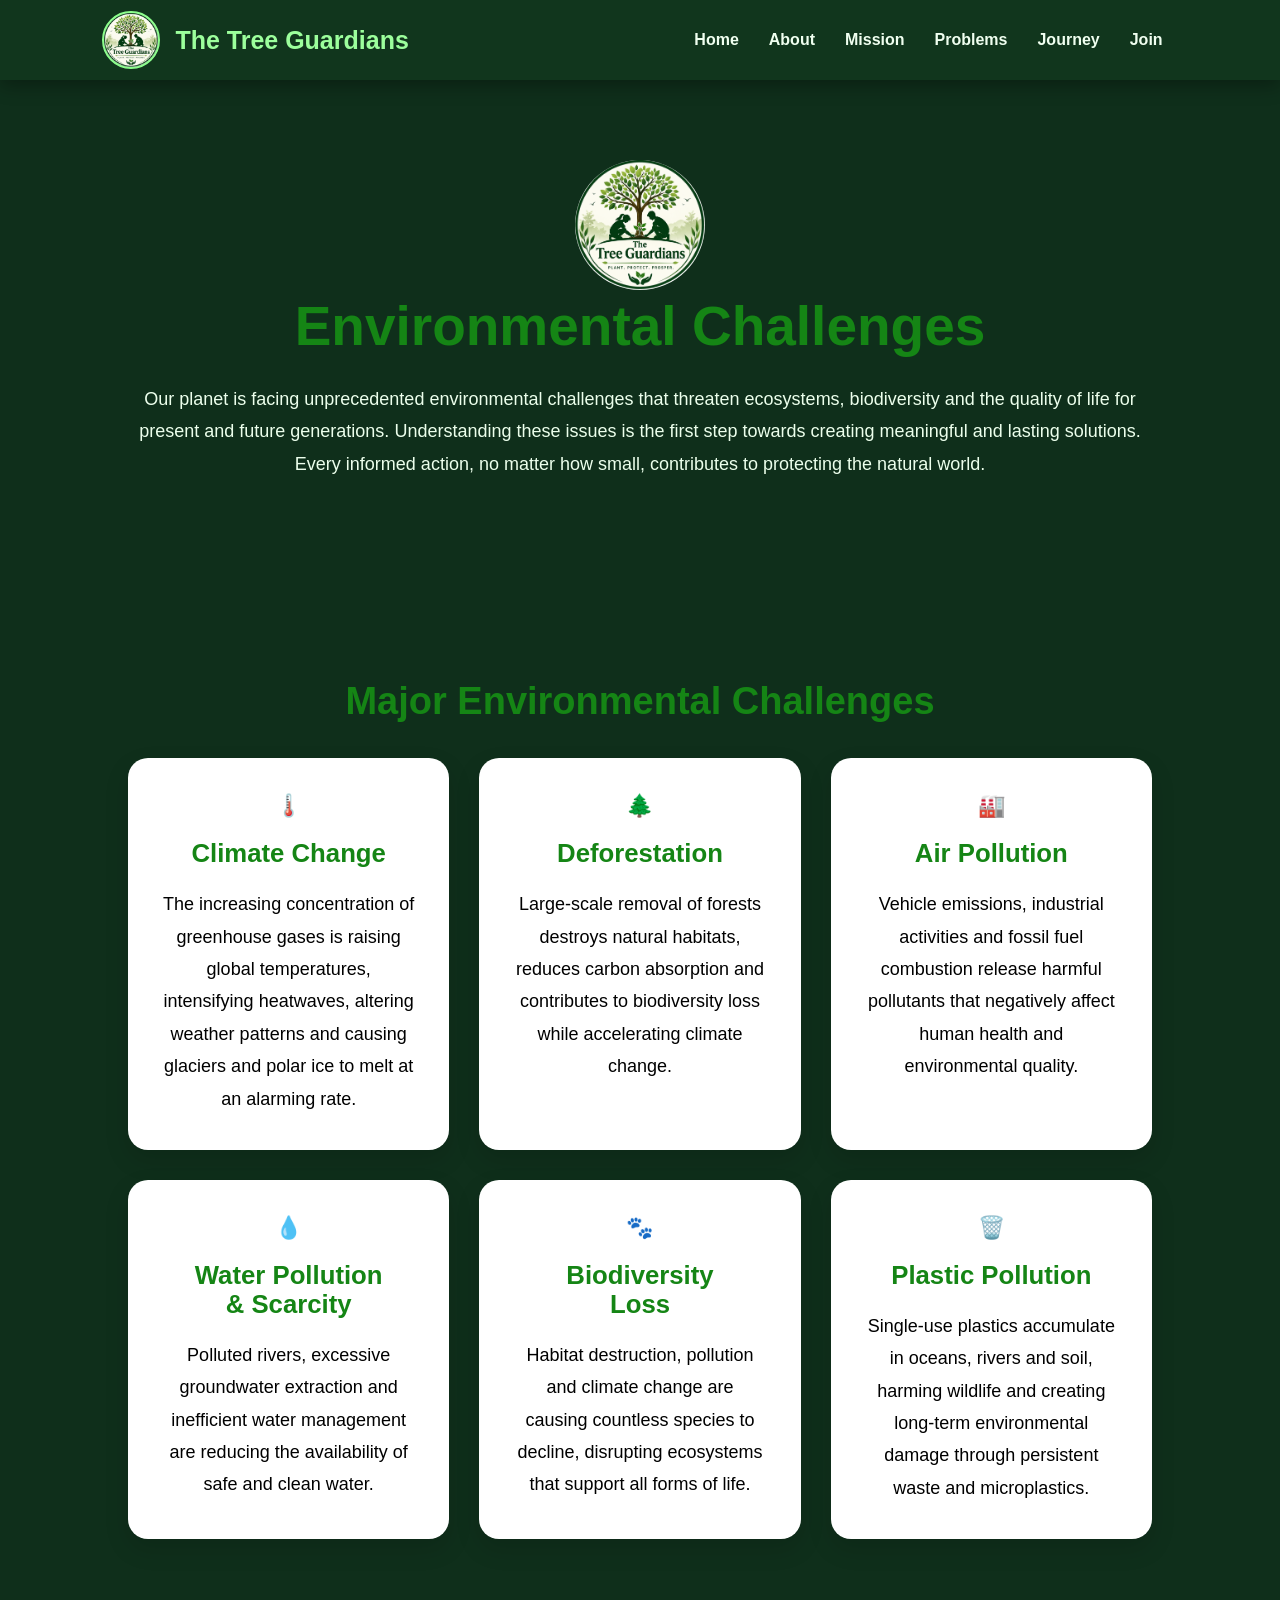
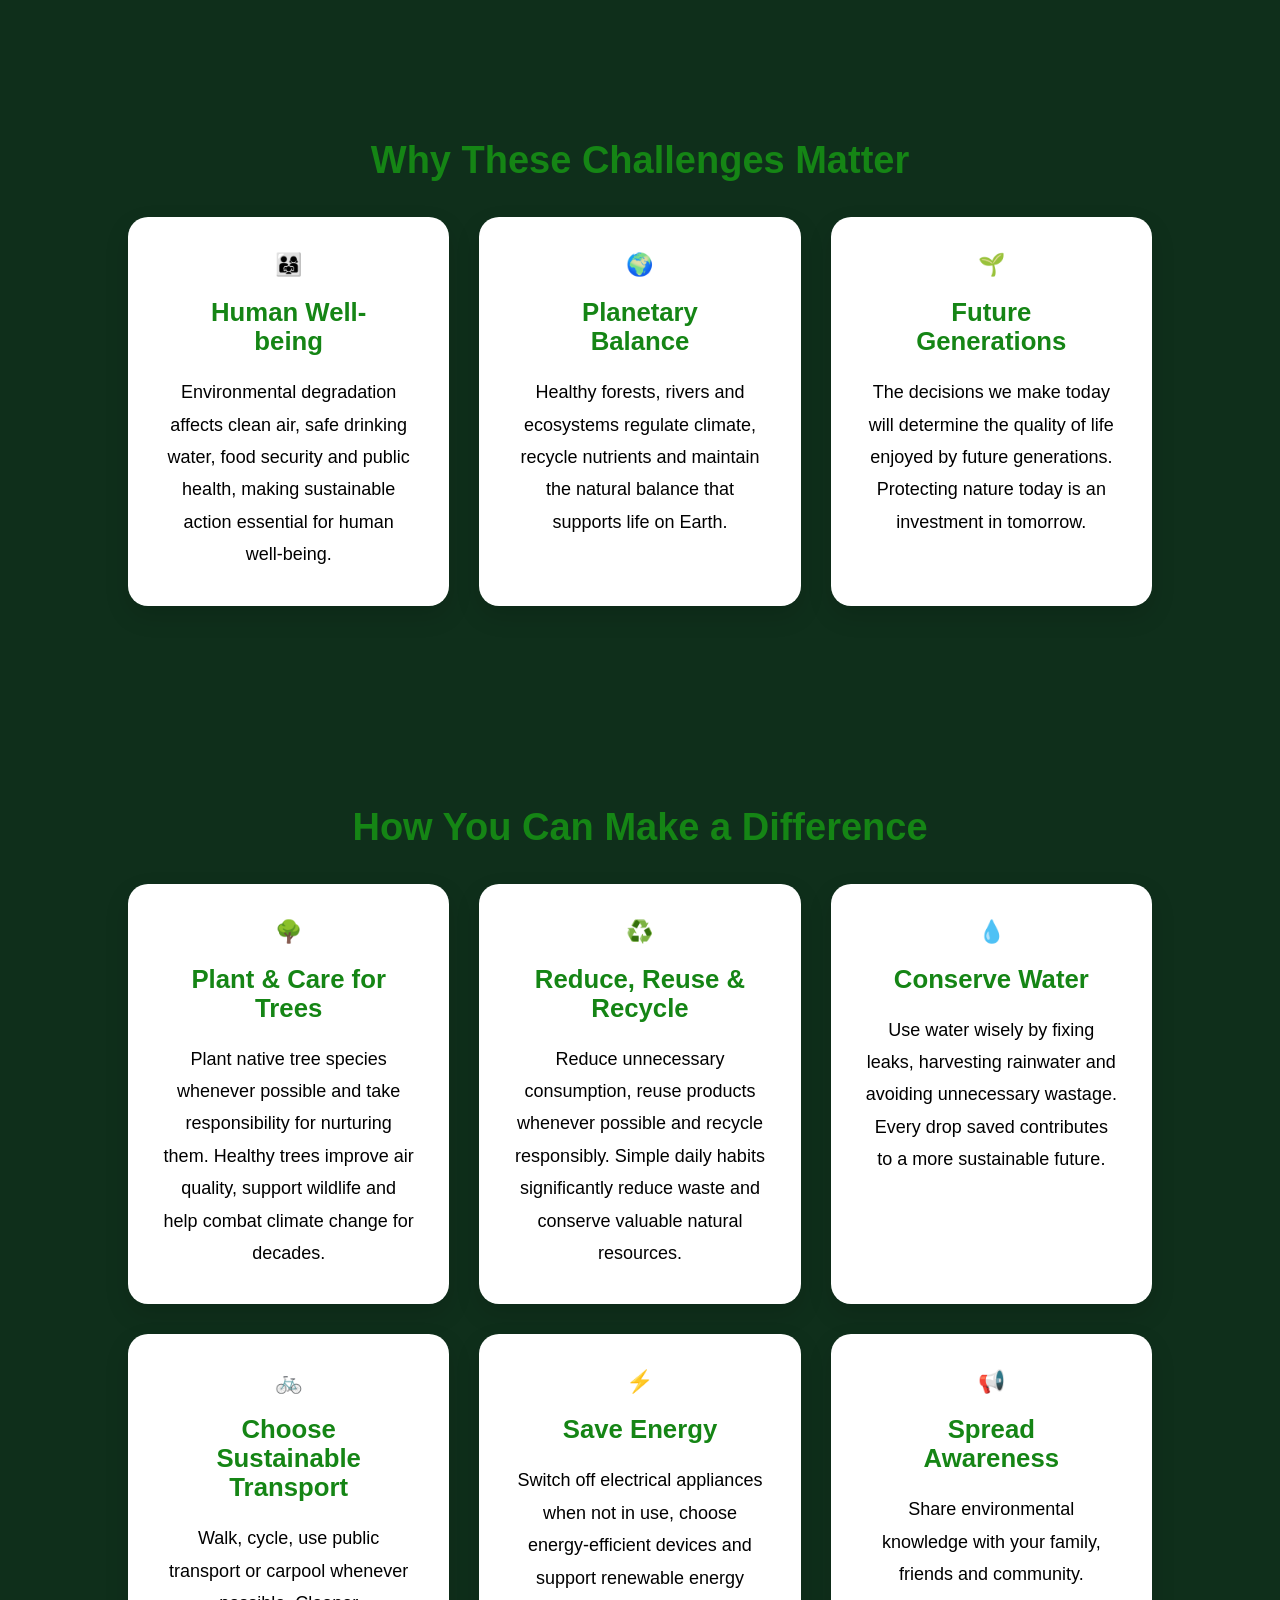
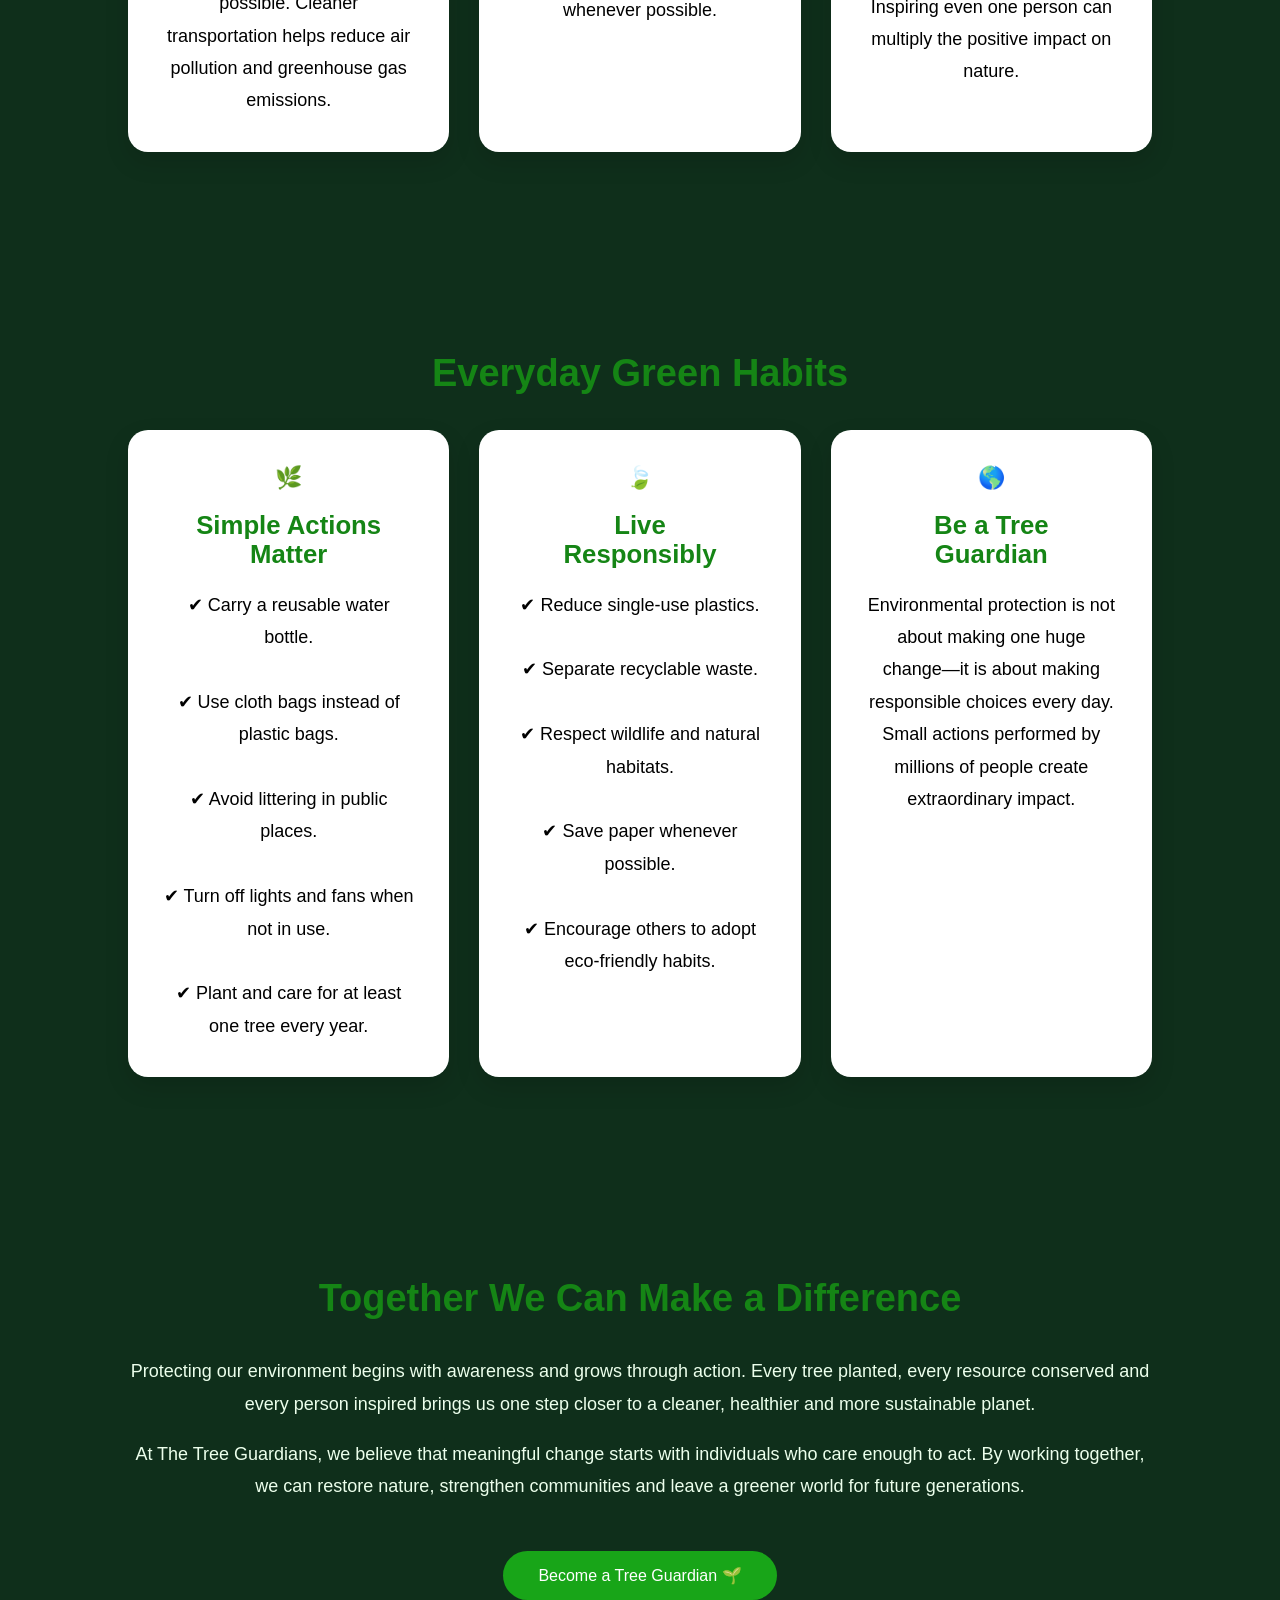
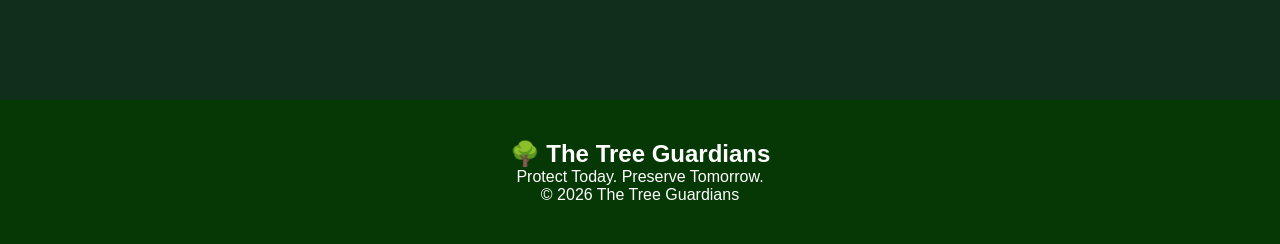
<file: problems.html>
<!DOCTYPE html>
<html lang="en">

<head>

<meta charset="UTF-8">

<meta name="viewport" content="width=device-width, initial-scale=1.0">

<title>Problems | The Tree Guardians</title>

<link rel="icon" href="The Tree Guardians.png">

<link rel="stylesheet" href="style.css">

</head>

<body>

<header>

<nav class="navbar">

<div class="logo">

<img src="The Tree Guardians.png" alt="Logo">

<span>The Tree Guardians</span>

</div>

<ul class="nav-links">

<li><a href="index.html">Home</a></li>
<li><a href="about.html">About</a></li>
<li><a href="mission.html">Mission</a></li>
<li><a href="problems.html">Problems</a></li>
<li><a href="journey.html">Journey</a></li>
<li><a href="join.html">Join</a></li>

</ul>

</nav>

</header>



<!-- Hero -->

<section class="page">

<img src="The Tree Guardians.png" class="page-logo">

<h1>Environmental Challenges</h1>

<p>

Our planet is facing unprecedented environmental challenges that threaten
ecosystems, biodiversity and the quality of life for present and future
generations. Understanding these issues is the first step towards creating
meaningful and lasting solutions. Every informed action, no matter how
small, contributes to protecting the natural world.

</p>

</section>





<!-- Problems -->

<section>

<h2>Major Environmental Challenges</h2>

<div class="cards">

<div class="card">

🌡️

<h3>Climate Change</h3>

<p>

The increasing concentration of greenhouse gases is raising global
temperatures, intensifying heatwaves, altering weather patterns and
causing glaciers and polar ice to melt at an alarming rate.

</p>

</div>





<div class="card">

🌲

<h3>Deforestation</h3>

<p>

Large-scale removal of forests destroys natural habitats, reduces carbon
absorption and contributes to biodiversity loss while accelerating climate
change.

</p>

</div>





<div class="card">

🏭

<h3>Air Pollution</h3>

<p>

Vehicle emissions, industrial activities and fossil fuel combustion
release harmful pollutants that negatively affect human health and
environmental quality.

</p>

</div>





<div class="card">

💧

<h3>Water Pollution & Scarcity</h3>

<p>

Polluted rivers, excessive groundwater extraction and inefficient water
management are reducing the availability of safe and clean water.

</p>

</div>





<div class="card">

🐾

<h3>Biodiversity Loss</h3>

<p>

Habitat destruction, pollution and climate change are causing countless
species to decline, disrupting ecosystems that support all forms of life.

</p>

</div>





<div class="card">

🗑️

<h3>Plastic Pollution</h3>

<p>

Single-use plastics accumulate in oceans, rivers and soil, harming wildlife
and creating long-term environmental damage through persistent waste and
microplastics.

</p>

</div>

</div>

</section>





<!-- Why These Challenges Matter -->

<section>

<h2>Why These Challenges Matter</h2>

<div class="cards">

<div class="card">

👨‍👩‍👧

<h3>Human Well-being</h3>

<p>

Environmental degradation affects clean air, safe drinking water, food
security and public health, making sustainable action essential for human
well-being.

</p>

</div>





<div class="card">

🌍

<h3>Planetary Balance</h3>

<p>

Healthy forests, rivers and ecosystems regulate climate, recycle nutrients
and maintain the natural balance that supports life on Earth.

</p>

</div>





<div class="card">

🌱

<h3>Future Generations</h3>

<p>

The decisions we make today will determine the quality of life enjoyed by
future generations. Protecting nature today is an investment in tomorrow.

</p>

</div>

</div>

</section>
<!-- How You Can Make a Difference -->

<section>

<h2>How You Can Make a Difference</h2>

<div class="cards">

<div class="card">

🌳

<h3>Plant & Care for Trees</h3>

<p>

Plant native tree species whenever possible and
take responsibility for nurturing them. Healthy
trees improve air quality, support wildlife and
help combat climate change for decades.

</p>

</div>



<div class="card">

♻️

<h3>Reduce, Reuse & Recycle</h3>

<p>

Reduce unnecessary consumption, reuse products
whenever possible and recycle responsibly.
Simple daily habits significantly reduce waste
and conserve valuable natural resources.

</p>

</div>



<div class="card">

💧

<h3>Conserve Water</h3>

<p>

Use water wisely by fixing leaks, harvesting
rainwater and avoiding unnecessary wastage.
Every drop saved contributes to a more
sustainable future.

</p>

</div>



<div class="card">

🚲

<h3>Choose Sustainable Transport</h3>

<p>

Walk, cycle, use public transport or carpool
whenever possible. Cleaner transportation helps
reduce air pollution and greenhouse gas emissions.

</p>

</div>



<div class="card">

⚡

<h3>Save Energy</h3>

<p>

Switch off electrical appliances when not in
use, choose energy-efficient devices and support
renewable energy whenever possible.

</p>

</div>



<div class="card">

📢

<h3>Spread Awareness</h3>

<p>

Share environmental knowledge with your family,
friends and community. Inspiring even one person
can multiply the positive impact on nature.

</p>

</div>

</div>

</section>





<!-- Everyday Green Habits -->

<section>

<h2>Everyday Green Habits</h2>

<div class="cards">

<div class="card">

🌿

<h3>Simple Actions Matter</h3>

<p>

✔ Carry a reusable water bottle.<br><br>

✔ Use cloth bags instead of plastic bags.<br><br>

✔ Avoid littering in public places.<br><br>

✔ Turn off lights and fans when not in use.<br><br>

✔ Plant and care for at least one tree every year.

</p>

</div>



<div class="card">

🍃

<h3>Live Responsibly</h3>

<p>

✔ Reduce single-use plastics.<br><br>

✔ Separate recyclable waste.<br><br>

✔ Respect wildlife and natural habitats.<br><br>

✔ Save paper whenever possible.<br><br>

✔ Encourage others to adopt eco-friendly habits.

</p>

</div>



<div class="card">

🌎

<h3>Be a Tree Guardian</h3>

<p>

Environmental protection is not about making
one huge change—it is about making responsible
choices every day. Small actions performed by
millions of people create extraordinary impact.

</p>

</div>

</div>

</section>





<!-- Closing Section -->

<section>

<h2>Together We Can Make a Difference</h2>

<p>

Protecting our environment begins with awareness
and grows through action. Every tree planted,
every resource conserved and every person inspired
brings us one step closer to a cleaner, healthier
and more sustainable planet.

</p>

<br>

<p>

At The Tree Guardians, we believe that meaningful
change starts with individuals who care enough to
act. By working together, we can restore nature,
strengthen communities and leave a greener world
for future generations.

</p>

<br>

<a href="join.html" class="btn">

Become a Tree Guardian 🌱

</a>

</section>





<footer>

<h2>🌳 The Tree Guardians</h2>

<p>

Protect Today. Preserve Tomorrow.

</p>

<p>

© 2026 The Tree Guardians

</p>

</footer>

<script src="script.js"></script>

</body>

</html>
</file>
<file: style.css>
/* ==============================
   The Tree Guardians Website CSS
   ============================== */


/* Global */

*{

    margin:0;
    padding:0;
    box-sizing:border-box;
    font-family:'Segoe UI',sans-serif;

}


html{

    scroll-behavior:smooth;

}
/* =====================
   Dark Forest Theme
   ===================== */

/* =====================
   Light Nature Theme
   The Tree Guardians
   ===================== */


/* =====================
   Dark Forest Theme
   ===================== */


/* =====================
   Premium Green Theme
   ===================== */


body{

    background:#0f2f1b;

    color:#ecffec;

}



/* Navbar */


header{

    position:fixed;

    width:100%;

    top:0;

    z-index:1000;

    background:
    rgba(18,55,30,0.95);

    backdrop-filter:blur(10px);

    box-shadow:
    0 5px 18px #0005;

}



.navbar{

    height:80px;

    padding:0 8%;

    display:flex;

    justify-content:space-between;

    align-items:center;

}





.logo{

    display:flex;

    align-items:center;

    gap:15px;

    color:#9cff9c;

    font-size:25px;

    font-weight:bold;

}



.logo img{

    width:58px;

    height:58px;

    border-radius:50%;

    border:2px solid #8cff8c;

}






.nav-links{

    display:flex;

    list-style:none;

}




.nav-links li{

    margin:15px;

}



.nav-links a{

    text-decoration:none;

    color:#f0fff0;

    font-weight:600;

    transition:.3s;

}



.nav-links a:hover{

    color:#8cff8c;

}






/* Home Section */


.hero{


    height:100vh;


    background:

    linear-gradient(
    rgba(20,80,35,.55),
    rgba(5,35,15,.75)
    ),

    url("images/forest.jpg");



    background-size:cover;

    background-position:center;



    display:flex;

    justify-content:center;

    align-items:center;


    text-align:center;


}






.hero-logo{


    width:170px;

    height:170px;

    border-radius:50%;



    border:
    4px solid #a5ffa5;



    box-shadow:
    0 0 20px #56d856;


}






.hero h1{


    margin-top:25px;

    font-size:75px;


    color:#caffca;


    text-shadow:
    0 0 15px #188818;


}




.hero h2{


    font-size:32px;

    margin:20px;


    color:white;


}




.hero p{


    max-width:700px;


    font-size:19px;


    color:#efffef;


}






.btn{


    display:inline-block;


    margin-top:35px;


    padding:15px 40px;



    background:#35b535;


    color:white;


    border-radius:40px;


    text-decoration:none;


    transition:.4s;


}



.btn:hover{


    background:#8cff8c;


    color:#063806;


    transform:scale(1.1);


}


/* General Sections */


section{

    padding:100px 10%;

    text-align:center;

}




section h1{

    font-size:55px;

    color:#158515;

    margin-bottom:25px;

}




section h2{

    font-size:38px;

    color:#158515;

    margin-bottom:35px;

}




section p{

    font-size:18px;

    line-height:1.8;

}





.page{

    padding-top:160px;

}




.page-logo{

    width:130px;

    height:130px;

    border-radius:50%;

}





/* Buttons */


.btn{

    display:inline-block;

    margin-top:30px;

    padding:15px 35px;

    background:#18a518;

    color:white;

    border-radius:30px;

    text-decoration:none;

    border:none;

    cursor:pointer;

    transition:.3s;

}




.btn:hover{

    background:#076907;

    transform:scale(1.1);

}






/* Cards */


 .cards{

    display:grid;

    grid-template-columns:
    repeat(auto-fit,minmax(250px,1fr));

    gap:30px;

}




.card{

    background:white;

    color:black;
    

    padding:35px;

    border-radius:20px;

    box-shadow:0 10px 25px #0002;

    font-size: 22px;

    transition:.4s;

}




.card:hover{

    transform:translateY(-15px);

}




.card h3{

    margin:20px;

    color:#158515;

} 






/* Counter */


.counter{

    display:flex;

    justify-content:center;

    gap:100px;

}




.counter h1{

    font-size:70px;

    color:#149414;

}






/* Gallery */


.gallery{

    display:grid;

    grid-template-columns:
    repeat(auto-fit,minmax(250px,1fr));

    gap:25px;

}




.gallery img{

    width:100%;

    height:250px;

    object-fit:cover;

    border-radius:20px;

    box-shadow:0 8px 20px #0003;

}





/* Forms */


form{

    max-width:550px;

    margin:auto;

    display:flex;

    flex-direction:column;

}




input,
textarea,
select{

    padding:15px;

    margin:12px;

    border-radius:12px;

    border:2px solid #69bd69;

    font-size:16px;

}



textarea{

    height:130px;

}



form button{

    padding:15px;

    margin:15px;

    background:#158515;

    color:white;

    border:none;

    border-radius:30px;

    cursor:pointer;

}





/* Footer */


footer{

    background:#063806;

    color:white;

    text-align:center;

    padding:40px;

}







/* Dark Mode */


.dark{

    background:#061506;

    color:white;

}



.dark header,
.dark .card{

    background:#102510;

}



.dark a{

    color:white;

}





/* Mobile */


@media(max-width:850px){



.navbar{

    height:auto;

    padding:20px;

    flex-direction:column;

}




.nav-links{

    flex-wrap:wrap;

    justify-content:center;

}




.hero h1{

    font-size:45px;

}




.counter{

    flex-direction:column;

    gap:40px;

}



}
/* Form Label */

label{

    display:block;

    max-width:700px;

    margin:0 auto 10px;

    color:#9cff9c;

    font-size:20px;

    font-weight:600;

    text-align:left;

}


/* Form Note */

.form-note{

    max-width:700px;

    margin:0 auto 18px;

    color:#d8f7d8;

    font-size:16px;

    line-height:1.8;

    text-align:left;

}
/* Membership Card */

.membership-card{

    width:900px;

    background:#fffef6;

    border:8px solid #1b5e20;

    border-radius:20px;

    padding:40px;

    margin:50px auto;

    color:#144d18;

    display:none;

    box-shadow:0 15px 40px rgba(0,0,0,.25);

    font-family:Georgia, serif;

}

.card-header{

    text-align:center;

}

.card-logo{

    width:110px;

    margin-bottom:15px;

}

.card-header h1{

    font-size:48px;

    margin:10px;

}

.card-header h3{

    background:#1b5e20;

    color:white;

    display:inline-block;

    padding:12px 35px;

    border-radius:40px;

}

.card-body{

    margin-top:40px;

}

.card-body p{

    font-size:24px;

    margin:20px 0;

    border-bottom:1px solid #bbb;

    padding-bottom:10px;

}

.card-footer{

    margin-top:50px;

    text-align:center;

}

.card-footer h2{

    color:#1b5e20;

}

.signature{

    margin-top:40px;

    text-align:right;

}

.signature h3{

    font-family:cursive;

    font-size:34px;

    color:#0b4f16;

}
/* ===========================
   Success Popup
=========================== */

.popup{

display:none;

position:fixed;

top:0;

left:0;

width:100%;

height:100%;

background:rgba(0,0,0,.7);

justify-content:center;

align-items:center;

z-index:9999;

}

.popup-content{

background:white;

padding:40px;

width:450px;

border-radius:20px;

text-align:center;

box-shadow:0 0 40px rgba(0,0,0,.3);

}

.popup-logo{

width:90px;

margin-bottom:20px;

}

.popup-content h2{

color:#1b5e20;

margin-bottom:20px;

}

.popup-content p{

font-size:18px;

line-height:1.7;

color:#444;

}
//*==========================================
        CONNECT WITH US
==========================================*/

.social-section{

    width:90%;
    max-width:1200px;
    margin:100px auto;
    text-align:center;

}

.social-section h2{

    font-size:42px;
    color:#2ecc71;
    margin-bottom:20px;
    letter-spacing:1px;

}

.social-section p{

    max-width:850px;
    margin:auto;
    font-size:18px;
    line-height:1.9;
    color:#d8e9d8;

}

.social-links{

    margin-top:60px;

    display:flex;
    justify-content:center;
    align-items:center;
    gap:40px;
    flex-wrap:wrap;

}

.social-links a{

    width:320px;
    height:90px;

    display:flex;
    align-items:center;
    justify-content:flex-start;

    padding:20px 28px;

    text-decoration:none;

    background:rgba(255,255,255,.08);

    backdrop-filter:blur(15px);

    border:1px solid rgba(255,255,255,.15);

    border-radius:25px;

    box-shadow:
    0 10px 30px rgba(0,0,0,.25);

    transition:.4s;

    overflow:hidden;

    position:relative;

}

.social-links a::before{

    content:"";

    position:absolute;

    top:0;
    left:-120%;

    width:100%;
    height:100%;

    background:linear-gradient(
        120deg,
        transparent,
        rgba(255,255,255,.18),
        transparent
    );

    transition:.7s;

}

.social-links a:hover::before{

    left:120%;

}

.social-links a:hover{

    transform:translateY(-10px) scale(1.03);

    box-shadow:
    0 18px 40px rgba(46,204,113,.35);

    border-color:#2ecc71;

}

.social-links img{

    width:60px;
    height:60px;

    border-radius:50%;

    object-fit:cover;

    background:white;

    padding:8px;

    box-shadow:0 4px 12px rgba(0,0,0,.2);

    transition:.4s;

}

}

.social-links a:hover img{

    transform:rotate(-8deg) scale(1.1);

}

.social-links span{

    font-size:22px;

    font-weight:700;

    color:white;

    letter-spacing:.5px;

}

.social-links small{

    display:block;

    margin-top:5px;

    color:#cfd8dc;

    font-size:15px;

    font-weight:400;

}

.social-links a:nth-child(1){

    border-left:6px solid #25D366;

}

.social-links a:nth-child(2){

    border-left:6px solid #E1306C;

}



/*========================
        Responsive
========================*/

@media(max-width:768px){

.social-section h2{

    font-size:32px;

}

.social-section p{

    font-size:16px;

}

.social-links a{

    width:100%;
    max-width:380px;

}

.social-links span{

    font-size:20px;

}

}
/*=========================================
            GREENBOT AI CHATBOT
=========================================*/

/* Floating Button */

#chatBtn{

position:fixed;

bottom:30px;
right:30px;

width:70px;
height:70px;

border:none;
border-radius:50%;

background:linear-gradient(135deg,#1b5e20,#43a047);

color:white;
font-size:32px;

cursor:pointer;

box-shadow:0 10px 25px rgba(0,0,0,.4);

transition:.35s ease;

z-index:9999;

}

#chatBtn:hover{

transform:scale(1.12) rotate(8deg);

box-shadow:0 12px 30px rgba(76,175,80,.5);

}

/* Chat Window */

#chatWindow{

position:fixed;

bottom:115px;
right:30px;

width:380px;
height:560px;

display:none;

background:#1d2b22;

color:#ffffff;

border:2px solid #43a047;

border-radius:22px;

overflow:hidden;

box-shadow:0 20px 50px rgba(0,0,0,.5);

animation:popup .3s ease;

z-index:9999;

}

@keyframes popup{

from{

opacity:0;
transform:translateY(25px) scale(.95);

}

to{

opacity:1;
transform:translateY(0) scale(1);

}

}

/* Header */

#chatHeader{

background:linear-gradient(90deg,#1b5e20,#2e7d32);

color:white;

padding:18px 22px;

display:flex;

justify-content:space-between;

align-items:center;

border-bottom:1px solid rgba(255,255,255,.1);

}

#chatHeader h3{

margin:0;

font-size:21px;

font-weight:600;

letter-spacing:.5px;

}

#closeChat{

background:none;

border:none;

color:white;

font-size:24px;

cursor:pointer;

transition:.3s;

}

#closeChat:hover{

transform:rotate(90deg);

color:#a5d6a7;

}

/* Messages Area */

#chatMessages{

height:395px;

padding:18px;

overflow-y:auto;

background:#24362a;

scroll-behavior:smooth;

}

/* Bot Message */

.bot{

display:inline-block;

background:#37483c;

color:#f5f5f5;

padding:14px 18px;

border-radius:18px;

margin-bottom:14px;

max-width:85%;

line-height:1.7;

word-wrap:break-word;

animation:fadeIn .3s ease;

}

/* User Message */

.user{

display:block;

margin-left:auto;

background:linear-gradient(135deg,#2e7d32,#43a047);

color:white;

padding:14px 18px;

border-radius:18px;

margin-bottom:14px;

max-width:85%;

line-height:1.7;

word-wrap:break-word;

animation:fadeIn .3s ease;

}

@keyframes fadeIn{

from{

opacity:0;
transform:translateY(10px);

}

to{

opacity:1;
transform:translateY(0);

}

}

/* Input Area */

#chatInputArea{

display:flex;

padding:15px;

background:#1d2b22;

border-top:1px solid rgba(255,255,255,.1);

}

/* Input */

#userInput{

flex:1;

padding:12px 14px;

border:1px solid #4caf50;

border-radius:12px;

background:#2c3d31;

color:white;

font-size:15px;

outline:none;

transition:.3s;

}

#userInput::placeholder{

color:#b0bec5;

}

#userInput:focus{

border-color:#81c784;

box-shadow:0 0 8px rgba(129,199,132,.4);

}

/* Send Button */

#sendBtn{

margin-left:10px;

padding:12px 20px;

background:linear-gradient(135deg,#2e7d32,#43a047);

color:white;

border:none;

border-radius:12px;

cursor:pointer;

font-weight:600;

transition:.3s;

}

#sendBtn:hover{

transform:translateY(-2px);

background:linear-gradient(135deg,#388e3c,#66bb6a);

box-shadow:0 6px 15px rgba(76,175,80,.4);

}

/* Scrollbar */

#chatMessages::-webkit-scrollbar{

width:8px;

}

#chatMessages::-webkit-scrollbar-track{

background:#24362a;

}

#chatMessages::-webkit-scrollbar-thumb{

background:#4caf50;

border-radius:20px;

}

#chatMessages::-webkit-scrollbar-thumb:hover{

background:#66bb6a;

}

/* Mobile */

@media(max-width:600px){

#chatWindow{

width:95%;

height:78%;

right:2.5%;

bottom:95px;

}

#chatBtn{

bottom:20px;
right:20px;

width:65px;
height:65px;

font-size:28px;

}

}

/*=========================================
            GALLERY BUTTON
=========================================*/

.gallery-btn{

    width:100%;

    display:flex;

    justify-content:center;

    align-items:center;

    margin:50px 0;

}

.gallery-button{

    display:inline-flex;

    justify-content:center;

    align-items:center;

    padding:16px 35px;

    background:linear-gradient(135deg,#1b5e20,#43a047);

    color:#fff;

    text-decoration:none;

    font-size:18px;

    font-weight:600;

    border-radius:50px;

    transition:.35s ease;

    box-shadow:0 8px 20px rgba(0,0,0,.25);

}

.gallery-button:hover{

    transform:translateY(-5px);

    background:linear-gradient(135deg,#2e7d32,#66bb6a);

    box-shadow:0 12px 30px rgba(67,160,71,.4);

}
</file>
